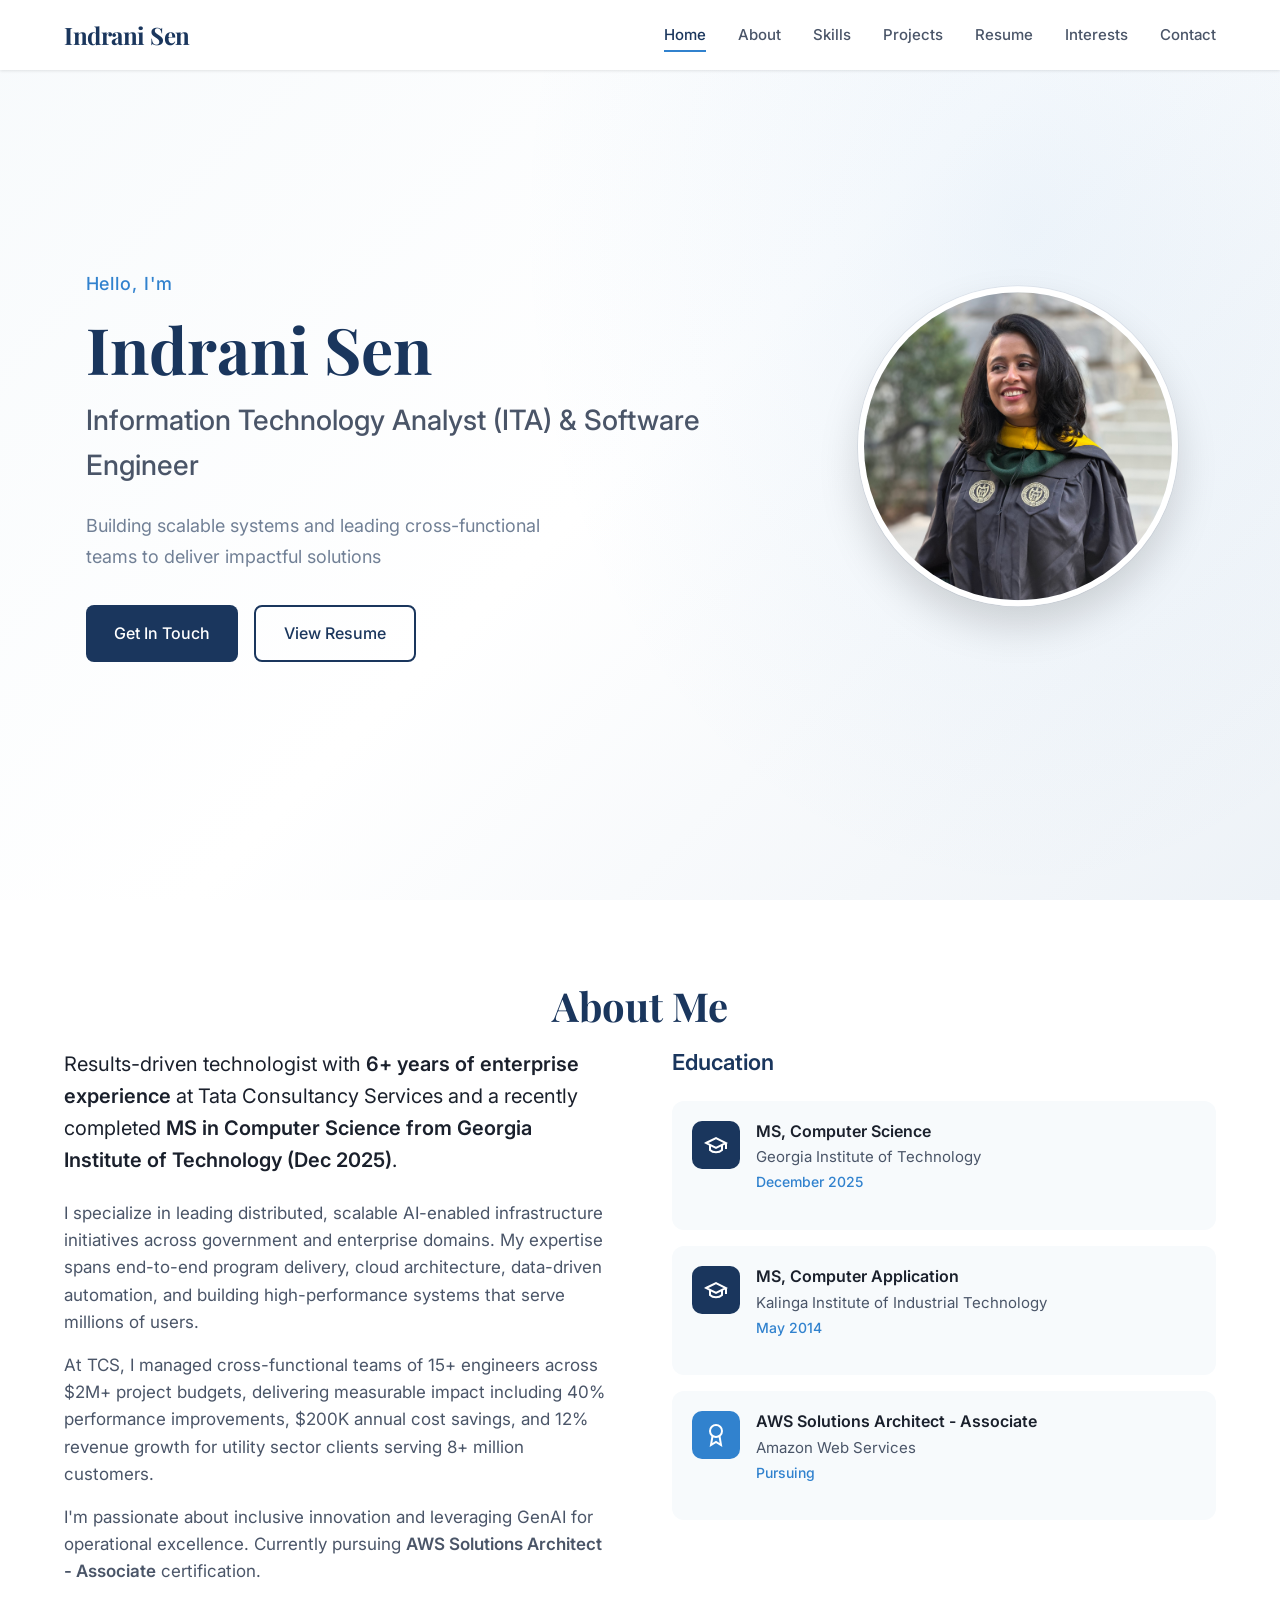
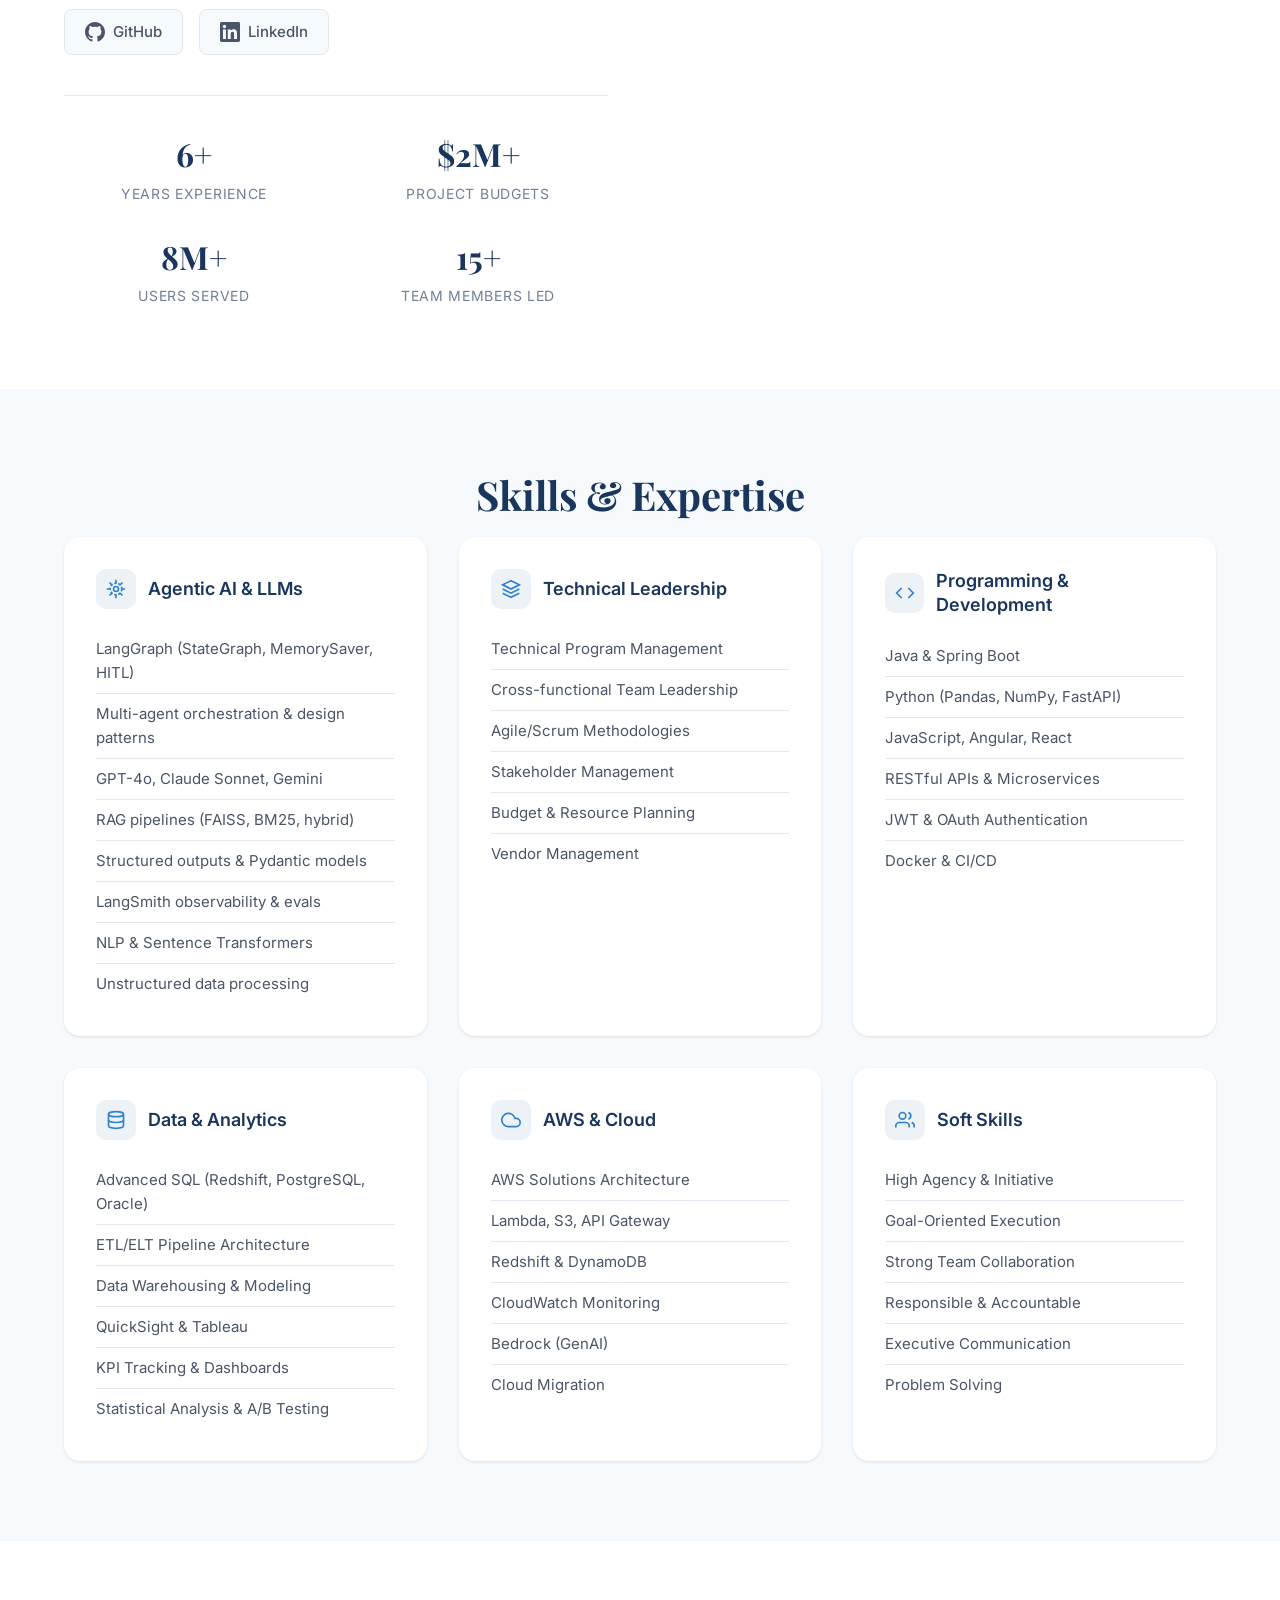
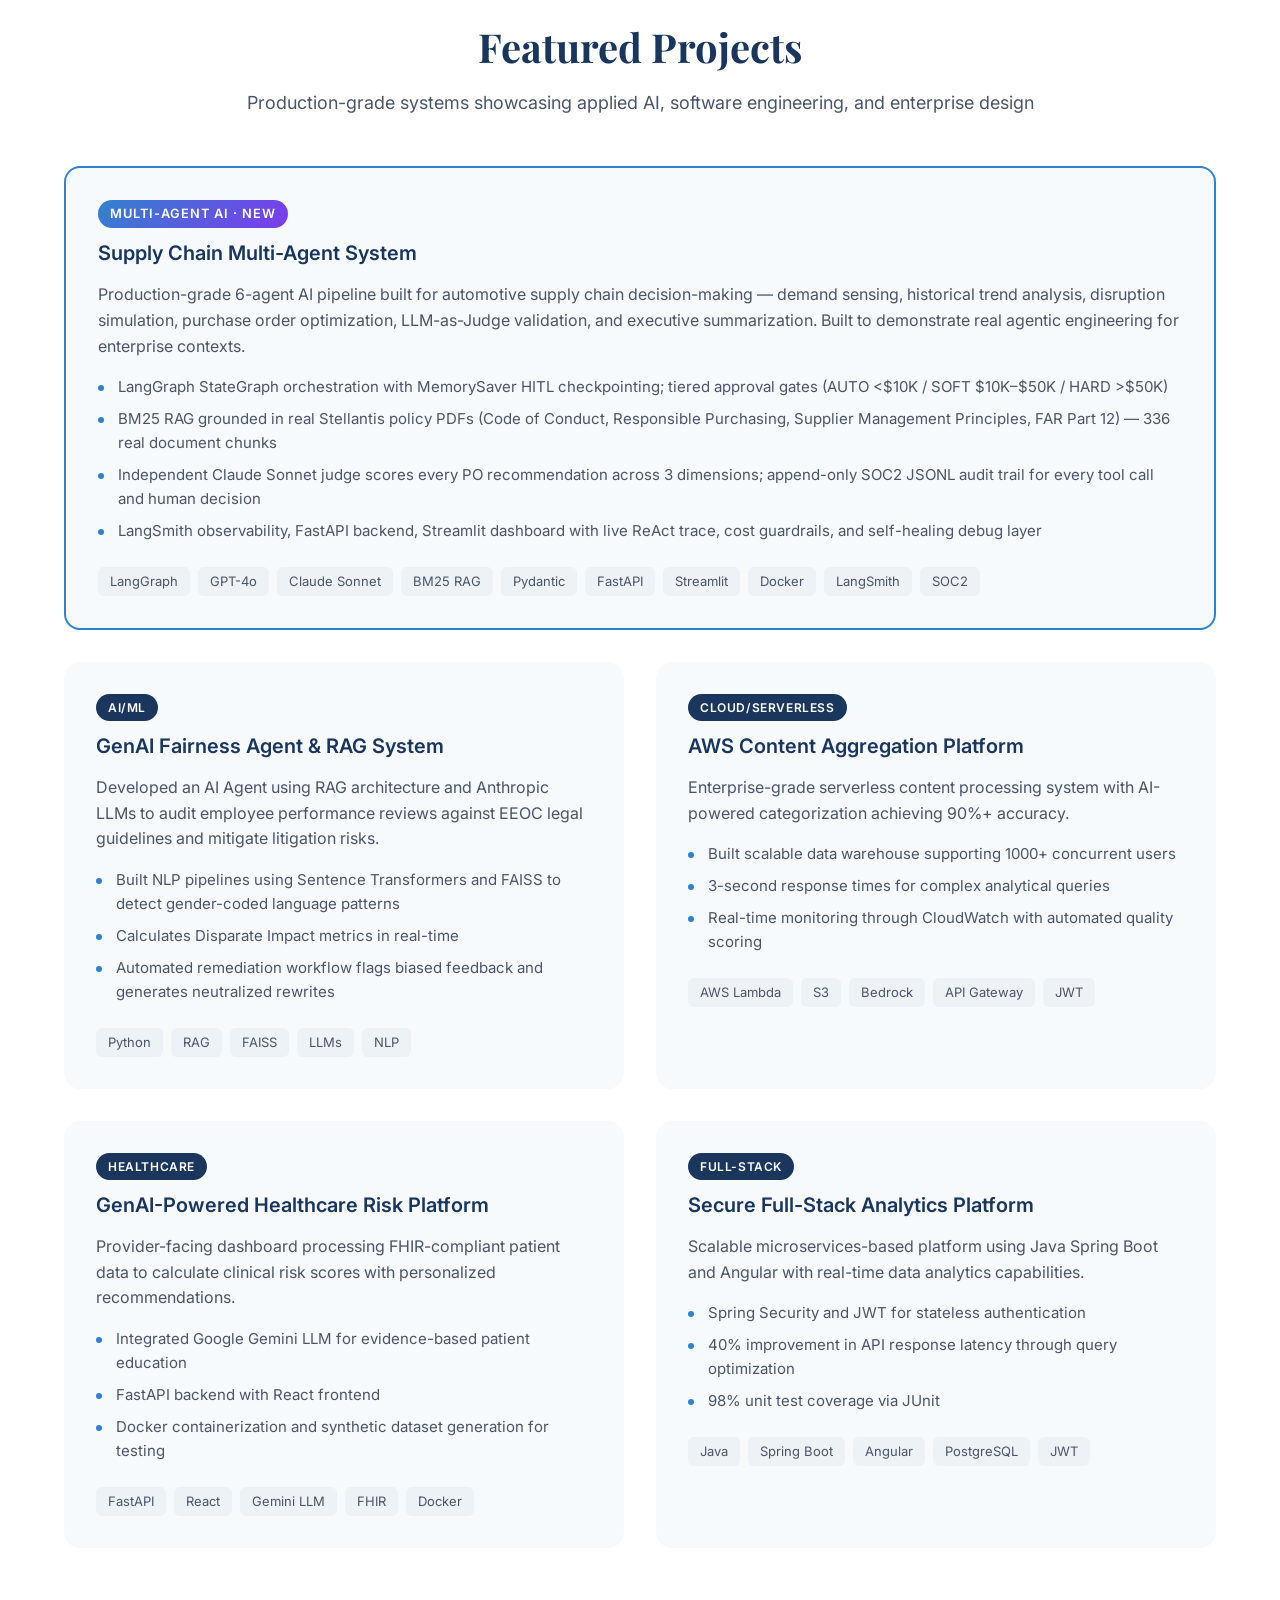
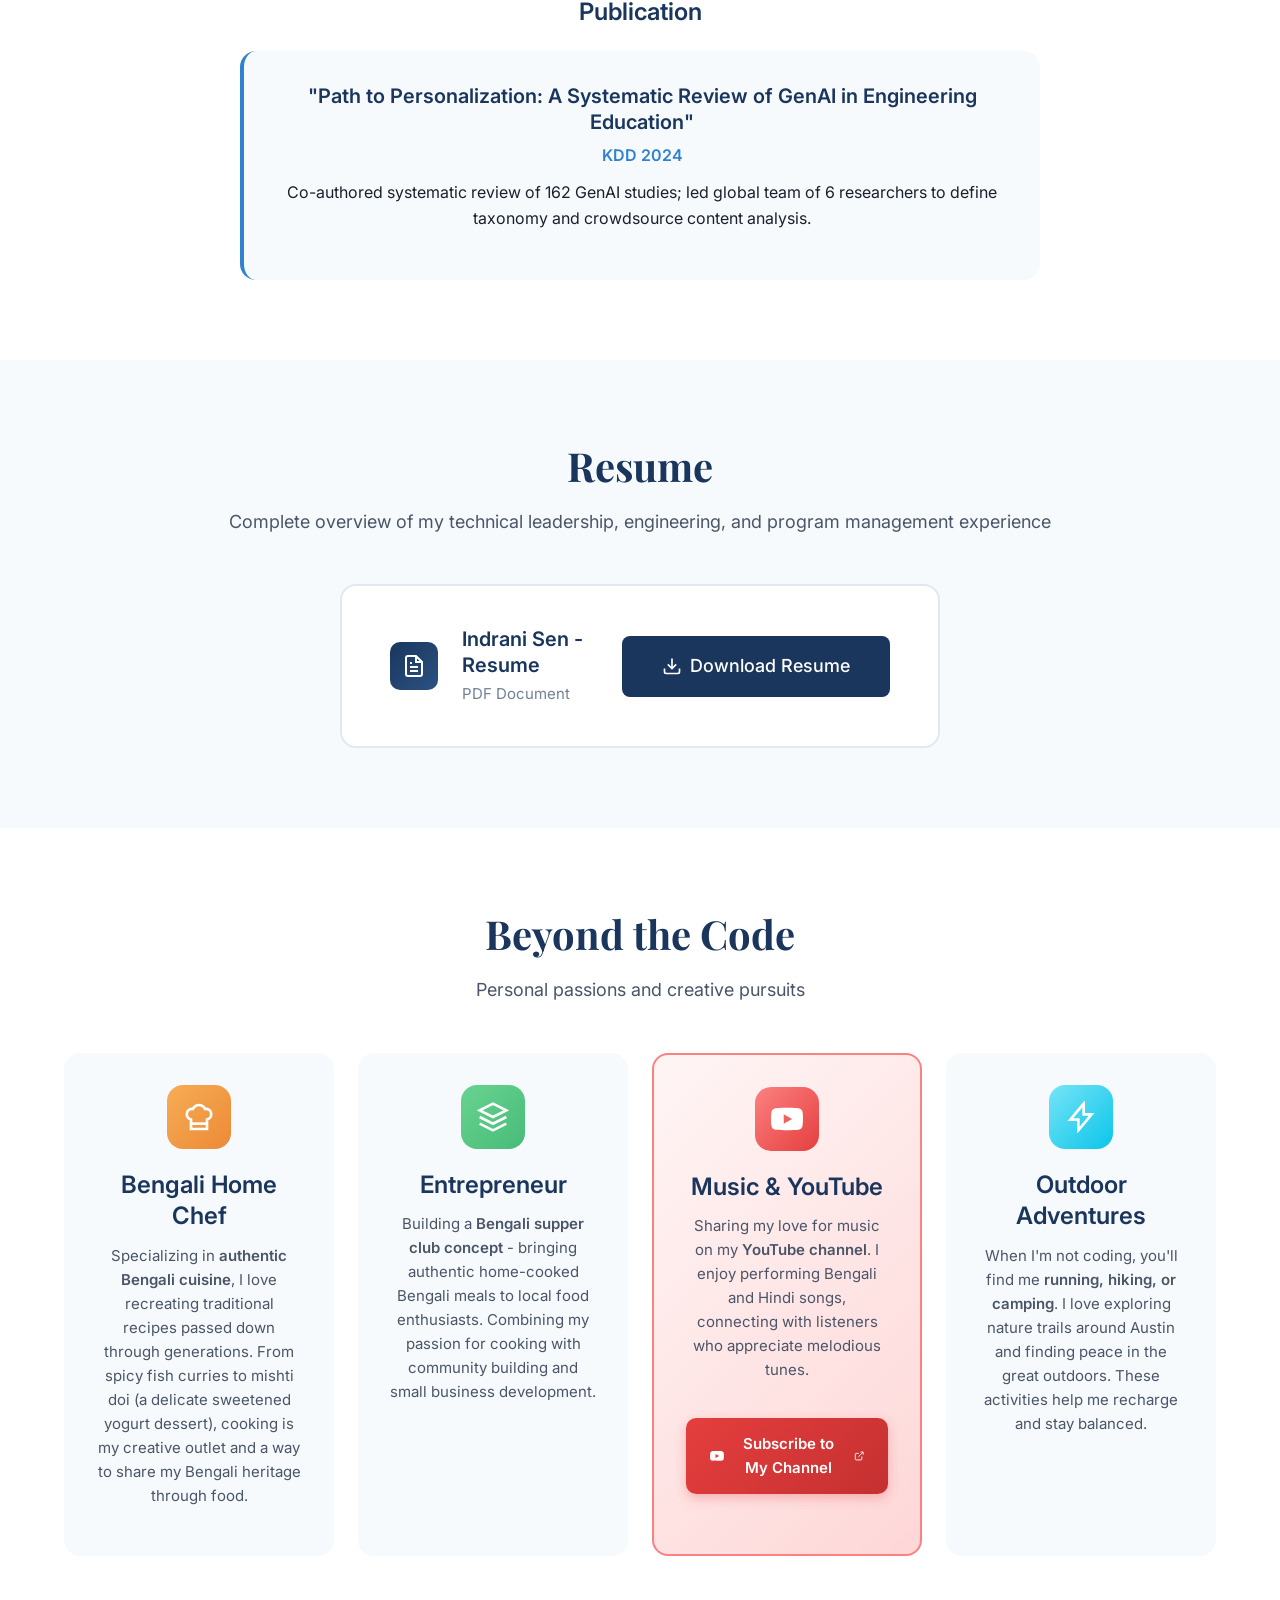
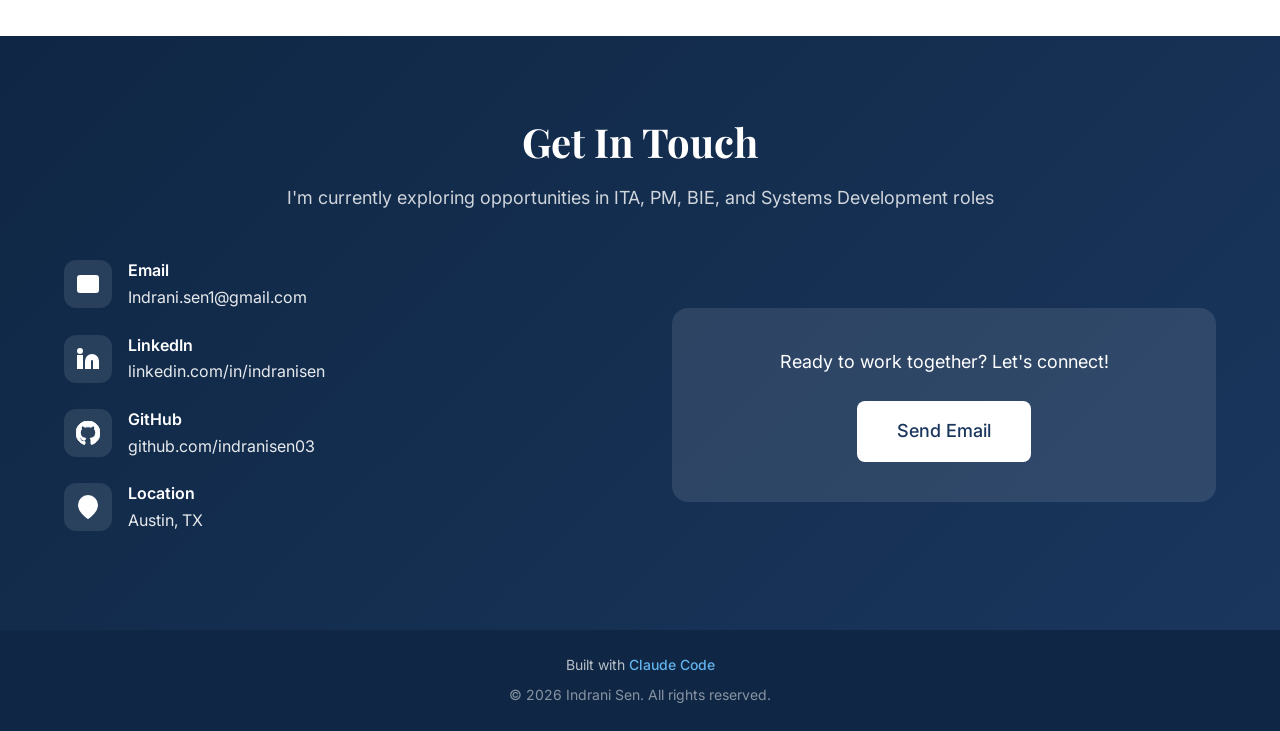
<file: index.html>
<!DOCTYPE html>
<html lang="en">
<head>
    <meta charset="UTF-8">
    <meta name="viewport" content="width=device-width, initial-scale=1.0">
    <title>Indrani Sen | Information Technology Analyst (ITA) & Software Engineer</title>
    <link rel="stylesheet" href="styles.css">
    <link rel="preconnect" href="https://fonts.googleapis.com">
    <link rel="preconnect" href="https://fonts.gstatic.com" crossorigin>
    <link href="https://fonts.googleapis.com/css2?family=Inter:wght@300;400;500;600;700&family=Playfair+Display:wght@600;700&display=swap" rel="stylesheet">
    <!-- Favicon -->
    <link rel="icon" type="image/svg+xml" href="data:image/svg+xml,<svg xmlns='http://www.w3.org/2000/svg' viewBox='0 0 100 100'><rect width='100' height='100' rx='20' fill='%231a365d'/><text x='50' y='65' font-family='Georgia,serif' font-size='45' font-weight='bold' fill='white' text-anchor='middle'>IS</text></svg>">
</head>
<body>
    <nav class="navbar" id="navbar">
        <div class="nav-container">
            <a href="#home" class="nav-logo-full">Indrani Sen</a>
            <button class="nav-toggle" id="nav-toggle" aria-label="Toggle navigation">
                <span></span>
                <span></span>
                <span></span>
            </button>
            <ul class="nav-menu" id="nav-menu">
                <li><a href="#home" class="nav-link">Home</a></li>
                <li><a href="#about" class="nav-link">About</a></li>
                <li><a href="#skills" class="nav-link">Skills</a></li>
                <li><a href="#projects" class="nav-link">Projects</a></li>
                <li><a href="#resumes" class="nav-link">Resume</a></li>
                <li><a href="#interests" class="nav-link">Interests</a></li>
                <li><a href="#contact" class="nav-link">Contact</a></li>
            </ul>
        </div>
    </nav>

    <main>
        <!-- Hero Section -->
        <section id="home" class="hero">
            <div class="hero-content">
                <p class="hero-greeting">Hello, I'm</p>
                <h1 class="hero-name">Indrani Sen</h1>
                <p class="hero-title">Information Technology Analyst (ITA) & Software Engineer</p>
                <p class="hero-tagline">Building scalable systems and leading cross-functional teams to deliver impactful solutions</p>
                <div class="hero-cta">
                    <a href="#contact" class="btn btn-primary">Get In Touch</a>
                    <a href="#resumes" class="btn btn-secondary">View Resume</a>
                </div>
            </div>
            <div class="hero-photo">
                <img src="images/profile.jpg" alt="Indrani Sen - Georgia Tech Graduate" class="hero-image">
            </div>
        </section>

        <!-- About Section -->
        <section id="about" class="about section">
            <div class="container">
                <h2 class="section-title">About Me</h2>
                <div class="about-content">
                    <div class="about-text">
                        <p class="about-intro">
                            Results-driven technologist with <strong>6+ years of enterprise experience</strong> at Tata Consultancy Services and a recently completed <strong>MS in Computer Science from Georgia Institute of Technology (Dec 2025)</strong>.
                        </p>
                        <p>
                            I specialize in leading distributed, scalable AI-enabled infrastructure initiatives across government and enterprise domains. My expertise spans end-to-end program delivery, cloud architecture, data-driven automation, and building high-performance systems that serve millions of users.
                        </p>
                        <p>
                            At TCS, I managed cross-functional teams of 15+ engineers across $2M+ project budgets, delivering measurable impact including 40% performance improvements, $200K annual cost savings, and 12% revenue growth for utility sector clients serving 8+ million customers.
                        </p>
                        <p>
                            I'm passionate about inclusive innovation and leveraging GenAI for operational excellence. Currently pursuing <strong>AWS Solutions Architect - Associate</strong> certification.
                        </p>
                        <div class="about-social-links">
                            <a href="https://github.com/indranisen03" target="_blank" rel="noopener noreferrer" class="social-link">
                                <svg viewBox="0 0 24 24" fill="currentColor">
                                    <path d="M12 0c-6.626 0-12 5.373-12 12 0 5.302 3.438 9.8 8.207 11.387.599.111.793-.261.793-.577v-2.234c-3.338.726-4.033-1.416-4.033-1.416-.546-1.387-1.333-1.756-1.333-1.756-1.089-.745.083-.729.083-.729 1.205.084 1.839 1.237 1.839 1.237 1.07 1.834 2.807 1.304 3.492.997.107-.775.418-1.305.762-1.604-2.665-.305-5.467-1.334-5.467-5.931 0-1.311.469-2.381 1.236-3.221-.124-.303-.535-1.524.117-3.176 0 0 1.008-.322 3.301 1.23.957-.266 1.983-.399 3.003-.404 1.02.005 2.047.138 3.006.404 2.291-1.552 3.297-1.23 3.297-1.23.653 1.653.242 2.874.118 3.176.77.84 1.235 1.911 1.235 3.221 0 4.609-2.807 5.624-5.479 5.921.43.372.823 1.102.823 2.222v3.293c0 .319.192.694.801.576 4.765-1.589 8.199-6.086 8.199-11.386 0-6.627-5.373-12-12-12z"/>
                                </svg>
                                GitHub
                            </a>
                            <a href="https://www.linkedin.com/in/indranisen/" target="_blank" rel="noopener noreferrer" class="social-link">
                                <svg viewBox="0 0 24 24" fill="currentColor">
                                    <path d="M20.447 20.452h-3.554v-5.569c0-1.328-.027-3.037-1.852-3.037-1.853 0-2.136 1.445-2.136 2.939v5.667H9.351V9h3.414v1.561h.046c.477-.9 1.637-1.85 3.37-1.85 3.601 0 4.267 2.37 4.267 5.455v6.286zM5.337 7.433c-1.144 0-2.063-.926-2.063-2.065 0-1.138.92-2.063 2.063-2.063 1.14 0 2.064.925 2.064 2.063 0 1.139-.925 2.065-2.064 2.065zm1.782 13.019H3.555V9h3.564v11.452zM22.225 0H1.771C.792 0 0 .774 0 1.729v20.542C0 23.227.792 24 1.771 24h20.451C23.2 24 24 23.227 24 22.271V1.729C24 .774 23.2 0 22.222 0h.003z"/>
                                </svg>
                                LinkedIn
                            </a>
                        </div>
                        <div class="about-highlights">
                            <div class="highlight">
                                <span class="highlight-number">6+</span>
                                <span class="highlight-label">Years Experience</span>
                            </div>
                            <div class="highlight">
                                <span class="highlight-number">$2M+</span>
                                <span class="highlight-label">Project Budgets</span>
                            </div>
                            <div class="highlight">
                                <span class="highlight-number">8M+</span>
                                <span class="highlight-label">Users Served</span>
                            </div>
                            <div class="highlight">
                                <span class="highlight-number">15+</span>
                                <span class="highlight-label">Team Members Led</span>
                            </div>
                        </div>
                    </div>
                    <div class="about-education">
                        <h3>Education</h3>
                        <div class="education-item">
                            <div class="education-icon">
                                <svg viewBox="0 0 24 24" fill="none" stroke="currentColor" stroke-width="2">
                                    <path d="M22 10v6M2 10l10-5 10 5-10 5z"/>
                                    <path d="M6 12v5c3 3 9 3 12 0v-5"/>
                                </svg>
                            </div>
                            <div class="education-details">
                                <h4>MS, Computer Science</h4>
                                <p class="education-school">Georgia Institute of Technology</p>
                                <p class="education-date">December 2025</p>
                            </div>
                        </div>
                        <div class="education-item">
                            <div class="education-icon">
                                <svg viewBox="0 0 24 24" fill="none" stroke="currentColor" stroke-width="2">
                                    <path d="M22 10v6M2 10l10-5 10 5-10 5z"/>
                                    <path d="M6 12v5c3 3 9 3 12 0v-5"/>
                                </svg>
                            </div>
                            <div class="education-details">
                                <h4>MS, Computer Application</h4>
                                <p class="education-school">Kalinga Institute of Industrial Technology</p>
                                <p class="education-date">May 2014</p>
                            </div>
                        </div>
                        <div class="education-item certification">
                            <div class="education-icon">
                                <svg viewBox="0 0 24 24" fill="none" stroke="currentColor" stroke-width="2">
                                    <circle cx="12" cy="8" r="6"/>
                                    <path d="M15.477 12.89L17 22l-5-3-5 3 1.523-9.11"/>
                                </svg>
                            </div>
                            <div class="education-details">
                                <h4>AWS Solutions Architect - Associate</h4>
                                <p class="education-school">Amazon Web Services</p>
                                <p class="education-date">Pursuing</p>
                            </div>
                        </div>
                    </div>
                </div>
            </div>
        </section>

        <!-- Skills Section -->
        <section id="skills" class="skills section">
            <div class="container">
                <h2 class="section-title">Skills & Expertise</h2>

                <div class="skills-grid">
                    <div class="skill-category">
                        <h3 class="skill-category-title">
                            <span class="skill-icon">
                                <svg viewBox="0 0 24 24" fill="none" stroke="currentColor" stroke-width="2">
                                    <circle cx="12" cy="12" r="3"/>
                                    <path d="M12 1v4M12 19v4M4.22 4.22l2.83 2.83M16.95 16.95l2.83 2.83M1 12h4M19 12h4M4.22 19.78l2.83-2.83M16.95 7.05l2.83-2.83"/>
                                    <circle cx="12" cy="12" r="7" stroke-dasharray="3 2"/>
                                </svg>
                            </span>
                            Agentic AI & LLMs
                        </h3>
                        <ul class="skill-list">
                            <li>LangGraph (StateGraph, MemorySaver, HITL)</li>
                            <li>Multi-agent orchestration & design patterns</li>
                            <li>GPT-4o, Claude Sonnet, Gemini</li>
                            <li>RAG pipelines (FAISS, BM25, hybrid)</li>
                            <li>Structured outputs & Pydantic models</li>
                            <li>LangSmith observability & evals</li>
                            <li>NLP & Sentence Transformers</li>
                            <li>Unstructured data processing</li>
                        </ul>
                    </div>

                    <div class="skill-category">
                        <h3 class="skill-category-title">
                            <span class="skill-icon">
                                <svg viewBox="0 0 24 24" fill="none" stroke="currentColor" stroke-width="2">
                                    <path d="M12 2L2 7l10 5 10-5-10-5zM2 17l10 5 10-5M2 12l10 5 10-5"/>
                                </svg>
                            </span>
                            Technical Leadership
                        </h3>
                        <ul class="skill-list">
                            <li>Technical Program Management</li>
                            <li>Cross-functional Team Leadership</li>
                            <li>Agile/Scrum Methodologies</li>
                            <li>Stakeholder Management</li>
                            <li>Budget & Resource Planning</li>
                            <li>Vendor Management</li>
                        </ul>
                    </div>

                    <div class="skill-category">
                        <h3 class="skill-category-title">
                            <span class="skill-icon">
                                <svg viewBox="0 0 24 24" fill="none" stroke="currentColor" stroke-width="2">
                                    <polyline points="16 18 22 12 16 6"/>
                                    <polyline points="8 6 2 12 8 18"/>
                                </svg>
                            </span>
                            Programming & Development
                        </h3>
                        <ul class="skill-list">
                            <li>Java & Spring Boot</li>
                            <li>Python (Pandas, NumPy, FastAPI)</li>
                            <li>JavaScript, Angular, React</li>
                            <li>RESTful APIs & Microservices</li>
                            <li>JWT & OAuth Authentication</li>
                            <li>Docker & CI/CD</li>
                        </ul>
                    </div>

                    <div class="skill-category">
                        <h3 class="skill-category-title">
                            <span class="skill-icon">
                                <svg viewBox="0 0 24 24" fill="none" stroke="currentColor" stroke-width="2">
                                    <ellipse cx="12" cy="5" rx="9" ry="3"/>
                                    <path d="M21 12c0 1.66-4 3-9 3s-9-1.34-9-3"/>
                                    <path d="M3 5v14c0 1.66 4 3 9 3s9-1.34 9-3V5"/>
                                </svg>
                            </span>
                            Data & Analytics
                        </h3>
                        <ul class="skill-list">
                            <li>Advanced SQL (Redshift, PostgreSQL, Oracle)</li>
                            <li>ETL/ELT Pipeline Architecture</li>
                            <li>Data Warehousing & Modeling</li>
                            <li>QuickSight & Tableau</li>
                            <li>KPI Tracking & Dashboards</li>
                            <li>Statistical Analysis & A/B Testing</li>
                        </ul>
                    </div>

                    <div class="skill-category">
                        <h3 class="skill-category-title">
                            <span class="skill-icon">
                                <svg viewBox="0 0 24 24" fill="none" stroke="currentColor" stroke-width="2">
                                    <path d="M18 10h-1.26A8 8 0 109 20h9a5 5 0 000-10z"/>
                                </svg>
                            </span>
                            AWS & Cloud
                        </h3>
                        <ul class="skill-list">
                            <li>AWS Solutions Architecture</li>
                            <li>Lambda, S3, API Gateway</li>
                            <li>Redshift & DynamoDB</li>
                            <li>CloudWatch Monitoring</li>
                            <li>Bedrock (GenAI)</li>
                            <li>Cloud Migration</li>
                        </ul>
                    </div>

                    <div class="skill-category">
                        <h3 class="skill-category-title">
                            <span class="skill-icon">
                                <svg viewBox="0 0 24 24" fill="none" stroke="currentColor" stroke-width="2">
                                    <path d="M17 21v-2a4 4 0 00-4-4H5a4 4 0 00-4 4v2"/>
                                    <circle cx="9" cy="7" r="4"/>
                                    <path d="M23 21v-2a4 4 0 00-3-3.87"/>
                                    <path d="M16 3.13a4 4 0 010 7.75"/>
                                </svg>
                            </span>
                            Soft Skills
                        </h3>
                        <ul class="skill-list">
                            <li>High Agency & Initiative</li>
                            <li>Goal-Oriented Execution</li>
                            <li>Strong Team Collaboration</li>
                            <li>Responsible & Accountable</li>
                            <li>Executive Communication</li>
                            <li>Problem Solving</li>
                        </ul>
                    </div>
                </div>
            </div>
        </section>

        <!-- Projects Section -->
        <section id="projects" class="projects section">
            <div class="container">
                <h2 class="section-title">Featured Projects</h2>
                <p class="section-subtitle">Production-grade systems showcasing applied AI, software engineering, and enterprise design</p>

                <div class="projects-grid">
                    <article class="project-card project-card--featured">
                        <div class="project-header">
                            <span class="project-type project-type--new">MULTI-AGENT AI · NEW</span>
                            <h3 class="project-title">Supply Chain Multi-Agent System</h3>
                        </div>
                        <p class="project-description">
                            Production-grade 6-agent AI pipeline built for automotive supply chain decision-making — demand sensing, historical trend analysis, disruption simulation, purchase order optimization, LLM-as-Judge validation, and executive summarization. Built to demonstrate real agentic engineering for enterprise contexts.
                        </p>
                        <ul class="project-highlights">
                            <li>LangGraph StateGraph orchestration with MemorySaver HITL checkpointing; tiered approval gates (AUTO &lt;$10K / SOFT $10K–$50K / HARD &gt;$50K)</li>
                            <li>BM25 RAG grounded in real Stellantis policy PDFs (Code of Conduct, Responsible Purchasing, Supplier Management Principles, FAR Part 12) — 336 real document chunks</li>
                            <li>Independent Claude Sonnet judge scores every PO recommendation across 3 dimensions; append-only SOC2 JSONL audit trail for every tool call and human decision</li>
                            <li>LangSmith observability, FastAPI backend, Streamlit dashboard with live ReAct trace, cost guardrails, and self-healing debug layer</li>
                        </ul>
                        <div class="project-tech">
                            <span>LangGraph</span>
                            <span>GPT-4o</span>
                            <span>Claude Sonnet</span>
                            <span>BM25 RAG</span>
                            <span>Pydantic</span>
                            <span>FastAPI</span>
                            <span>Streamlit</span>
                            <span>Docker</span>
                            <span>LangSmith</span>
                            <span>SOC2</span>
                        </div>
                    </article>

                    <article class="project-card">
                        <div class="project-header">
                            <span class="project-type">AI/ML</span>
                            <h3 class="project-title">GenAI Fairness Agent & RAG System</h3>
                        </div>
                        <p class="project-description">
                            Developed an AI Agent using RAG architecture and Anthropic LLMs to audit employee performance reviews against EEOC legal guidelines and mitigate litigation risks.
                        </p>
                        <ul class="project-highlights">
                            <li>Built NLP pipelines using Sentence Transformers and FAISS to detect gender-coded language patterns</li>
                            <li>Calculates Disparate Impact metrics in real-time</li>
                            <li>Automated remediation workflow flags biased feedback and generates neutralized rewrites</li>
                        </ul>
                        <div class="project-tech">
                            <span>Python</span>
                            <span>RAG</span>
                            <span>FAISS</span>
                            <span>LLMs</span>
                            <span>NLP</span>
                        </div>
                    </article>

                    <article class="project-card">
                        <div class="project-header">
                            <span class="project-type">Cloud/Serverless</span>
                            <h3 class="project-title">AWS Content Aggregation Platform</h3>
                        </div>
                        <p class="project-description">
                            Enterprise-grade serverless content processing system with AI-powered categorization achieving 90%+ accuracy.
                        </p>
                        <ul class="project-highlights">
                            <li>Built scalable data warehouse supporting 1000+ concurrent users</li>
                            <li>3-second response times for complex analytical queries</li>
                            <li>Real-time monitoring through CloudWatch with automated quality scoring</li>
                        </ul>
                        <div class="project-tech">
                            <span>AWS Lambda</span>
                            <span>S3</span>
                            <span>Bedrock</span>
                            <span>API Gateway</span>
                            <span>JWT</span>
                        </div>
                    </article>

                    <article class="project-card">
                        <div class="project-header">
                            <span class="project-type">Healthcare</span>
                            <h3 class="project-title">GenAI-Powered Healthcare Risk Platform</h3>
                        </div>
                        <p class="project-description">
                            Provider-facing dashboard processing FHIR-compliant patient data to calculate clinical risk scores with personalized recommendations.
                        </p>
                        <ul class="project-highlights">
                            <li>Integrated Google Gemini LLM for evidence-based patient education</li>
                            <li>FastAPI backend with React frontend</li>
                            <li>Docker containerization and synthetic dataset generation for testing</li>
                        </ul>
                        <div class="project-tech">
                            <span>FastAPI</span>
                            <span>React</span>
                            <span>Gemini LLM</span>
                            <span>FHIR</span>
                            <span>Docker</span>
                        </div>
                    </article>

                    <article class="project-card">
                        <div class="project-header">
                            <span class="project-type">Full-Stack</span>
                            <h3 class="project-title">Secure Full-Stack Analytics Platform</h3>
                        </div>
                        <p class="project-description">
                            Scalable microservices-based platform using Java Spring Boot and Angular with real-time data analytics capabilities.
                        </p>
                        <ul class="project-highlights">
                            <li>Spring Security and JWT for stateless authentication</li>
                            <li>40% improvement in API response latency through query optimization</li>
                            <li>98% unit test coverage via JUnit</li>
                        </ul>
                        <div class="project-tech">
                            <span>Java</span>
                            <span>Spring Boot</span>
                            <span>Angular</span>
                            <span>PostgreSQL</span>
                            <span>JWT</span>
                        </div>
                    </article>
                </div>

                <div class="publication-highlight">
                    <h3>Publication</h3>
                    <div class="publication-card">
                        <h4>"Path to Personalization: A Systematic Review of GenAI in Engineering Education"</h4>
                        <p class="publication-venue">KDD 2024</p>
                        <p>Co-authored systematic review of 162 GenAI studies; led global team of 6 researchers to define taxonomy and crowdsource content analysis.</p>
                    </div>
                </div>
            </div>
        </section>

        <!-- Resume Section -->
        <section id="resumes" class="resumes section">
            <div class="container">
                <h2 class="section-title">Resume</h2>
                <p class="section-subtitle">Complete overview of my technical leadership, engineering, and program management experience</p>

                <div class="resume-download-box">
                    <div class="resume-download-content">
                        <div class="resume-download-icon">
                            <svg viewBox="0 0 24 24" fill="none" stroke="currentColor" stroke-width="2">
                                <path d="M14 2H6a2 2 0 0 0-2 2v16a2 2 0 0 0 2 2h12a2 2 0 0 0 2-2V8z"/>
                                <polyline points="14 2 14 8 20 8"/>
                                <line x1="16" y1="13" x2="8" y2="13"/>
                                <line x1="16" y1="17" x2="8" y2="17"/>
                                <polyline points="10 9 9 9 8 9"/>
                            </svg>
                        </div>
                        <div class="resume-download-text">
                            <h3>Indrani Sen - Resume</h3>
                            <p>PDF Document</p>
                        </div>
                    </div>
                    <a href="resumes/IndraniSen_Resume.pdf" class="btn btn-primary btn-large" download>
                        <svg viewBox="0 0 24 24" fill="none" stroke="currentColor" stroke-width="2">
                            <path d="M21 15v4a2 2 0 0 1-2 2H5a2 2 0 0 1-2-2v-4"/>
                            <polyline points="7 10 12 15 17 10"/>
                            <line x1="12" y1="15" x2="12" y2="3"/>
                        </svg>
                        Download Resume
                    </a>
                </div>
            </div>
        </section>

        <!-- Interests Section -->
        <section id="interests" class="interests section">
            <div class="container">
                <h2 class="section-title">Beyond the Code</h2>
                <p class="section-subtitle">Personal passions and creative pursuits</p>

                <div class="interests-grid">
                    <div class="interest-card">
                        <div class="interest-icon cooking-icon">
                            <svg viewBox="0 0 24 24" fill="none" stroke="currentColor" stroke-width="2">
                                <path d="M6 13.87A4 4 0 0 1 7.41 6a5.11 5.11 0 0 1 1.05-1.54 5 5 0 0 1 7.08 0A5.11 5.11 0 0 1 16.59 6 4 4 0 0 1 18 13.87V21H6Z"/>
                                <line x1="6" y1="17" x2="18" y2="17"/>
                            </svg>
                        </div>
                        <h3>Bengali Home Chef</h3>
                        <p>Specializing in <strong>authentic Bengali cuisine</strong>, I love recreating traditional recipes passed down through generations. From spicy fish curries to mishti doi (a delicate sweetened yogurt dessert), cooking is my creative outlet and a way to share my Bengali heritage through food.</p>
                    </div>

                    <div class="interest-card">
                        <div class="interest-icon entrepreneur-icon">
                            <svg viewBox="0 0 24 24" fill="none" stroke="currentColor" stroke-width="2">
                                <path d="M12 2L2 7l10 5 10-5-10-5z"/>
                                <path d="M2 17l10 5 10-5"/>
                                <path d="M2 12l10 5 10-5"/>
                            </svg>
                        </div>
                        <h3>Entrepreneur</h3>
                        <p>Building a <strong>Bengali supper club concept</strong> - bringing authentic home-cooked Bengali meals to local food enthusiasts. Combining my passion for cooking with community building and small business development.</p>
                    </div>

                    <div class="interest-card youtube-card">
                        <div class="interest-icon youtube-icon">
                            <svg viewBox="0 0 24 24" fill="currentColor">
                                <path d="M23.498 6.186a3.016 3.016 0 0 0-2.122-2.136C19.505 3.545 12 3.545 12 3.545s-7.505 0-9.377.505A3.017 3.017 0 0 0 .502 6.186C0 8.07 0 12 0 12s0 3.93.502 5.814a3.016 3.016 0 0 0 2.122 2.136c1.871.505 9.376.505 9.376.505s7.505 0 9.377-.505a3.015 3.015 0 0 0 2.122-2.136C24 15.93 24 12 24 12s0-3.93-.502-5.814zM9.545 15.568V8.432L15.818 12l-6.273 3.568z"/>
                            </svg>
                        </div>
                        <h3>Music & YouTube</h3>
                        <p>Sharing my love for music on my <strong>YouTube channel</strong>. I enjoy performing Bengali and Hindi songs, connecting with listeners who appreciate melodious tunes.</p>
                        <a href="https://www.youtube.com/@indranisen6642" target="_blank" rel="noopener noreferrer" class="youtube-link">
                            <svg viewBox="0 0 24 24" fill="currentColor" class="yt-icon">
                                <path d="M23.498 6.186a3.016 3.016 0 0 0-2.122-2.136C19.505 3.545 12 3.545 12 3.545s-7.505 0-9.377.505A3.017 3.017 0 0 0 .502 6.186C0 8.07 0 12 0 12s0 3.93.502 5.814a3.016 3.016 0 0 0 2.122 2.136c1.871.505 9.376.505 9.376.505s7.505 0 9.377-.505a3.015 3.015 0 0 0 2.122-2.136C24 15.93 24 12 24 12s0-3.93-.502-5.814zM9.545 15.568V8.432L15.818 12l-6.273 3.568z"/>
                            </svg>
                            Subscribe to My Channel
                            <svg viewBox="0 0 24 24" fill="none" stroke="currentColor" stroke-width="2" class="arrow-icon">
                                <path d="M18 13v6a2 2 0 01-2 2H5a2 2 0 01-2-2V8a2 2 0 012-2h6"/>
                                <polyline points="15 3 21 3 21 9"/>
                                <line x1="10" y1="14" x2="21" y2="3"/>
                            </svg>
                        </a>
                    </div>

                    <div class="interest-card">
                        <div class="interest-icon outdoor-icon">
                            <svg viewBox="0 0 24 24" fill="none" stroke="currentColor" stroke-width="2">
                                <path d="M14 2L4 14h6v8l10-12h-6V2z"/>
                            </svg>
                        </div>
                        <h3>Outdoor Adventures</h3>
                        <p>When I'm not coding, you'll find me <strong>running, hiking, or camping</strong>. I love exploring nature trails around Austin and finding peace in the great outdoors. These activities help me recharge and stay balanced.</p>
                    </div>
                </div>
            </div>
        </section>

        <!-- Contact Section -->
        <section id="contact" class="contact section">
            <div class="container">
                <h2 class="section-title">Get In Touch</h2>
                <p class="section-subtitle">I'm currently exploring opportunities in ITA, PM, BIE, and Systems Development roles</p>

                <div class="contact-content">
                    <div class="contact-info">
                        <div class="contact-item">
                            <div class="contact-icon">
                                <svg viewBox="0 0 24 24" fill="none" stroke="currentColor" stroke-width="2">
                                    <path d="M4 4h16c1.1 0 2 .9 2 2v12c0 1.1-.9 2-2 2H4c-1.1 0-2-.9-2-2V6c0-1.1.9-2 2-2z"/>
                                    <polyline points="22,6 12,13 2,6"/>
                                </svg>
                            </div>
                            <div class="contact-details">
                                <h3>Email</h3>
                                <a href="mailto:Indrani.sen1@gmail.com">Indrani.sen1@gmail.com</a>
                            </div>
                        </div>

                        <div class="contact-item">
                            <div class="contact-icon">
                                <svg viewBox="0 0 24 24" fill="none" stroke="currentColor" stroke-width="2">
                                    <path d="M16 8a6 6 0 016 6v7h-4v-7a2 2 0 00-2-2 2 2 0 00-2 2v7h-4v-7a6 6 0 016-6z"/>
                                    <rect x="2" y="9" width="4" height="12"/>
                                    <circle cx="4" cy="4" r="2"/>
                                </svg>
                            </div>
                            <div class="contact-details">
                                <h3>LinkedIn</h3>
                                <a href="https://www.linkedin.com/in/indranisen/" target="_blank" rel="noopener noreferrer">linkedin.com/in/indranisen</a>
                            </div>
                        </div>

                        <div class="contact-item">
                            <div class="contact-icon">
                                <svg viewBox="0 0 24 24" fill="currentColor">
                                    <path d="M12 0c-6.626 0-12 5.373-12 12 0 5.302 3.438 9.8 8.207 11.387.599.111.793-.261.793-.577v-2.234c-3.338.726-4.033-1.416-4.033-1.416-.546-1.387-1.333-1.756-1.333-1.756-1.089-.745.083-.729.083-.729 1.205.084 1.839 1.237 1.839 1.237 1.07 1.834 2.807 1.304 3.492.997.107-.775.418-1.305.762-1.604-2.665-.305-5.467-1.334-5.467-5.931 0-1.311.469-2.381 1.236-3.221-.124-.303-.535-1.524.117-3.176 0 0 1.008-.322 3.301 1.23.957-.266 1.983-.399 3.003-.404 1.02.005 2.047.138 3.006.404 2.291-1.552 3.297-1.23 3.297-1.23.653 1.653.242 2.874.118 3.176.77.84 1.235 1.911 1.235 3.221 0 4.609-2.807 5.624-5.479 5.921.43.372.823 1.102.823 2.222v3.293c0 .319.192.694.801.576 4.765-1.589 8.199-6.086 8.199-11.386 0-6.627-5.373-12-12-12z"/>
                                </svg>
                            </div>
                            <div class="contact-details">
                                <h3>GitHub</h3>
                                <a href="https://github.com/indranisen03" target="_blank" rel="noopener noreferrer">github.com/indranisen03</a>
                            </div>
                        </div>

                        <div class="contact-item">
                            <div class="contact-icon">
                                <svg viewBox="0 0 24 24" fill="none" stroke="currentColor" stroke-width="2">
                                    <path d="M21 10c0 7-9 13-9 13s-9-6-9-13a9 9 0 0118 0z"/>
                                    <circle cx="12" cy="10" r="3"/>
                                </svg>
                            </div>
                            <div class="contact-details">
                                <h3>Location</h3>
                                <p>Austin, TX</p>
                            </div>
                        </div>
                    </div>

                    <div class="contact-cta">
                        <p>Ready to work together? Let's connect!</p>
                        <a href="mailto:Indrani.sen1@gmail.com" class="btn btn-primary btn-large">Send Email</a>
                    </div>
                </div>
            </div>
        </section>
    </main>

    <footer class="footer">
        <div class="container">
            <div class="footer-content">
                <p class="footer-built">Built with <a href="https://claude.ai/claude-code" target="_blank" rel="noopener noreferrer">Claude Code</a></p>
                <p class="footer-copyright">&copy; 2026 Indrani Sen. All rights reserved.</p>
            </div>
        </div>
    </footer>

    <script src="script.js"></script>
</body>
</html>
</file>
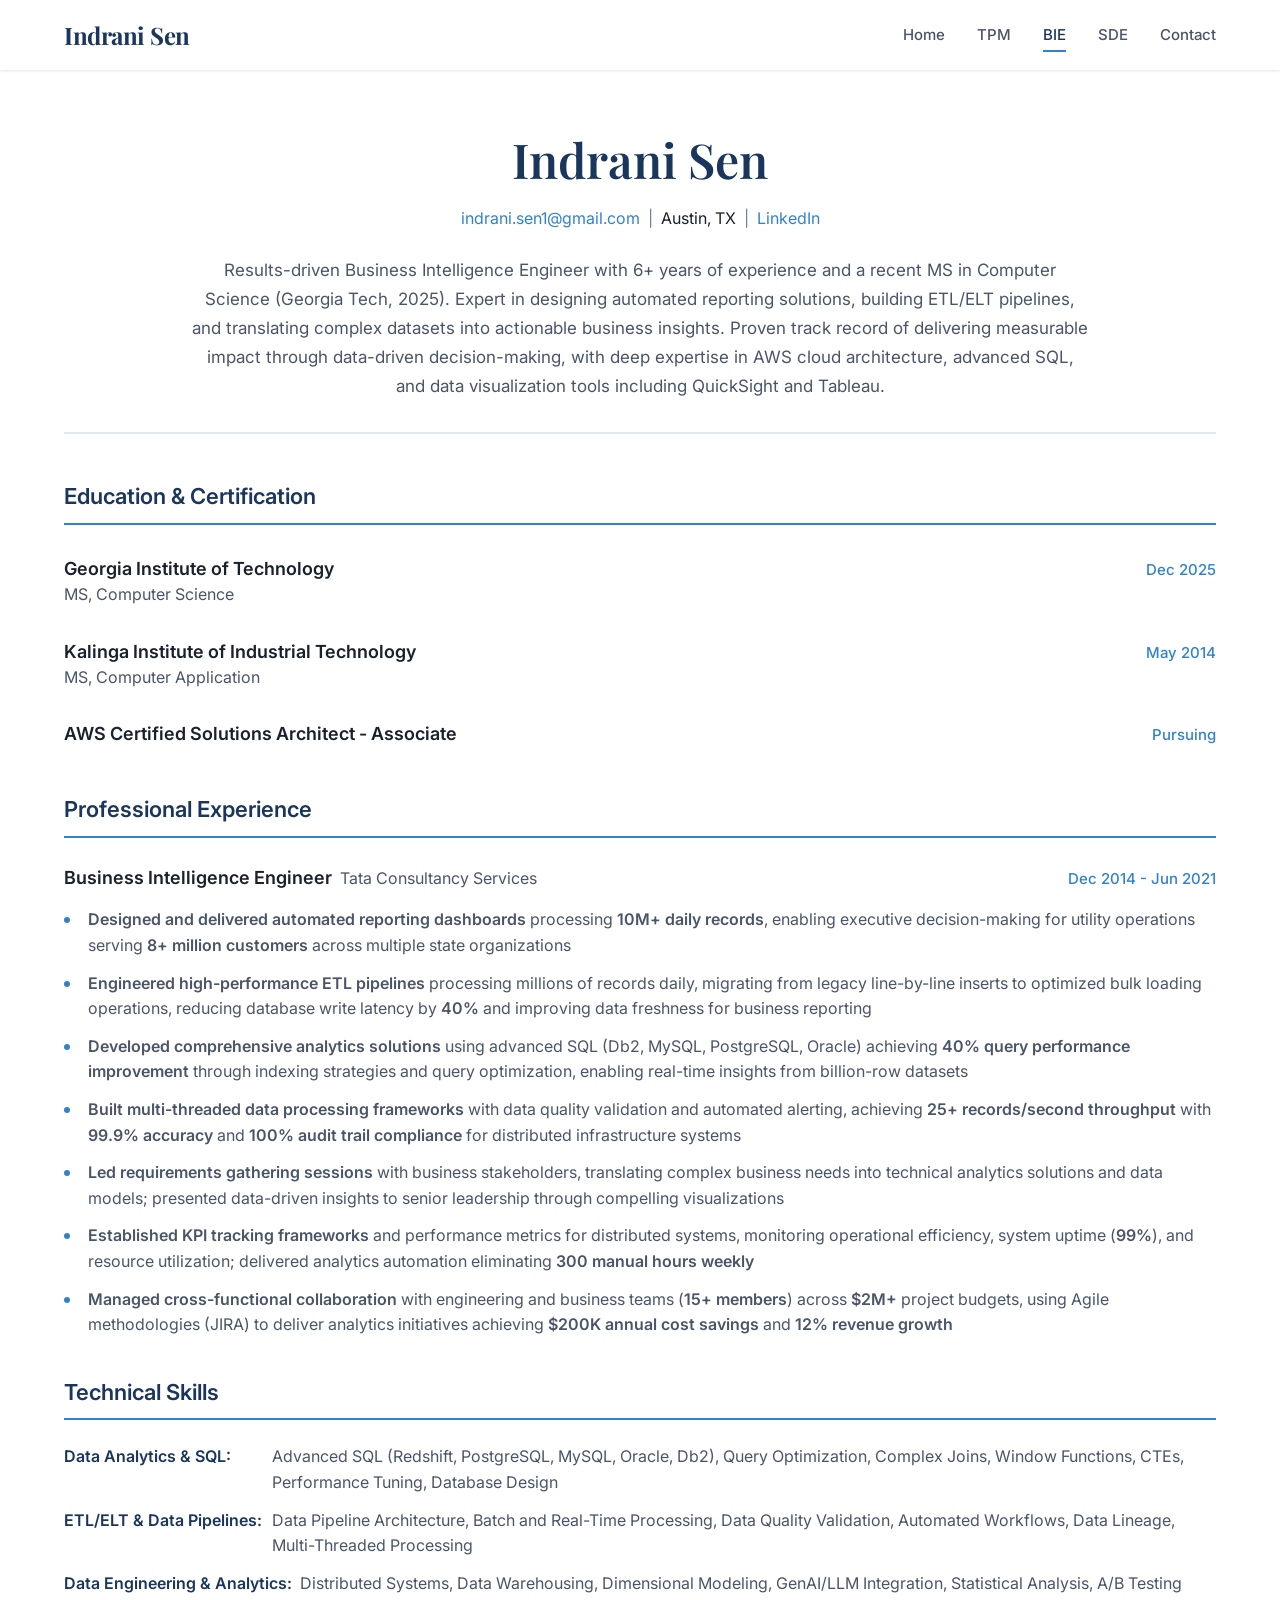
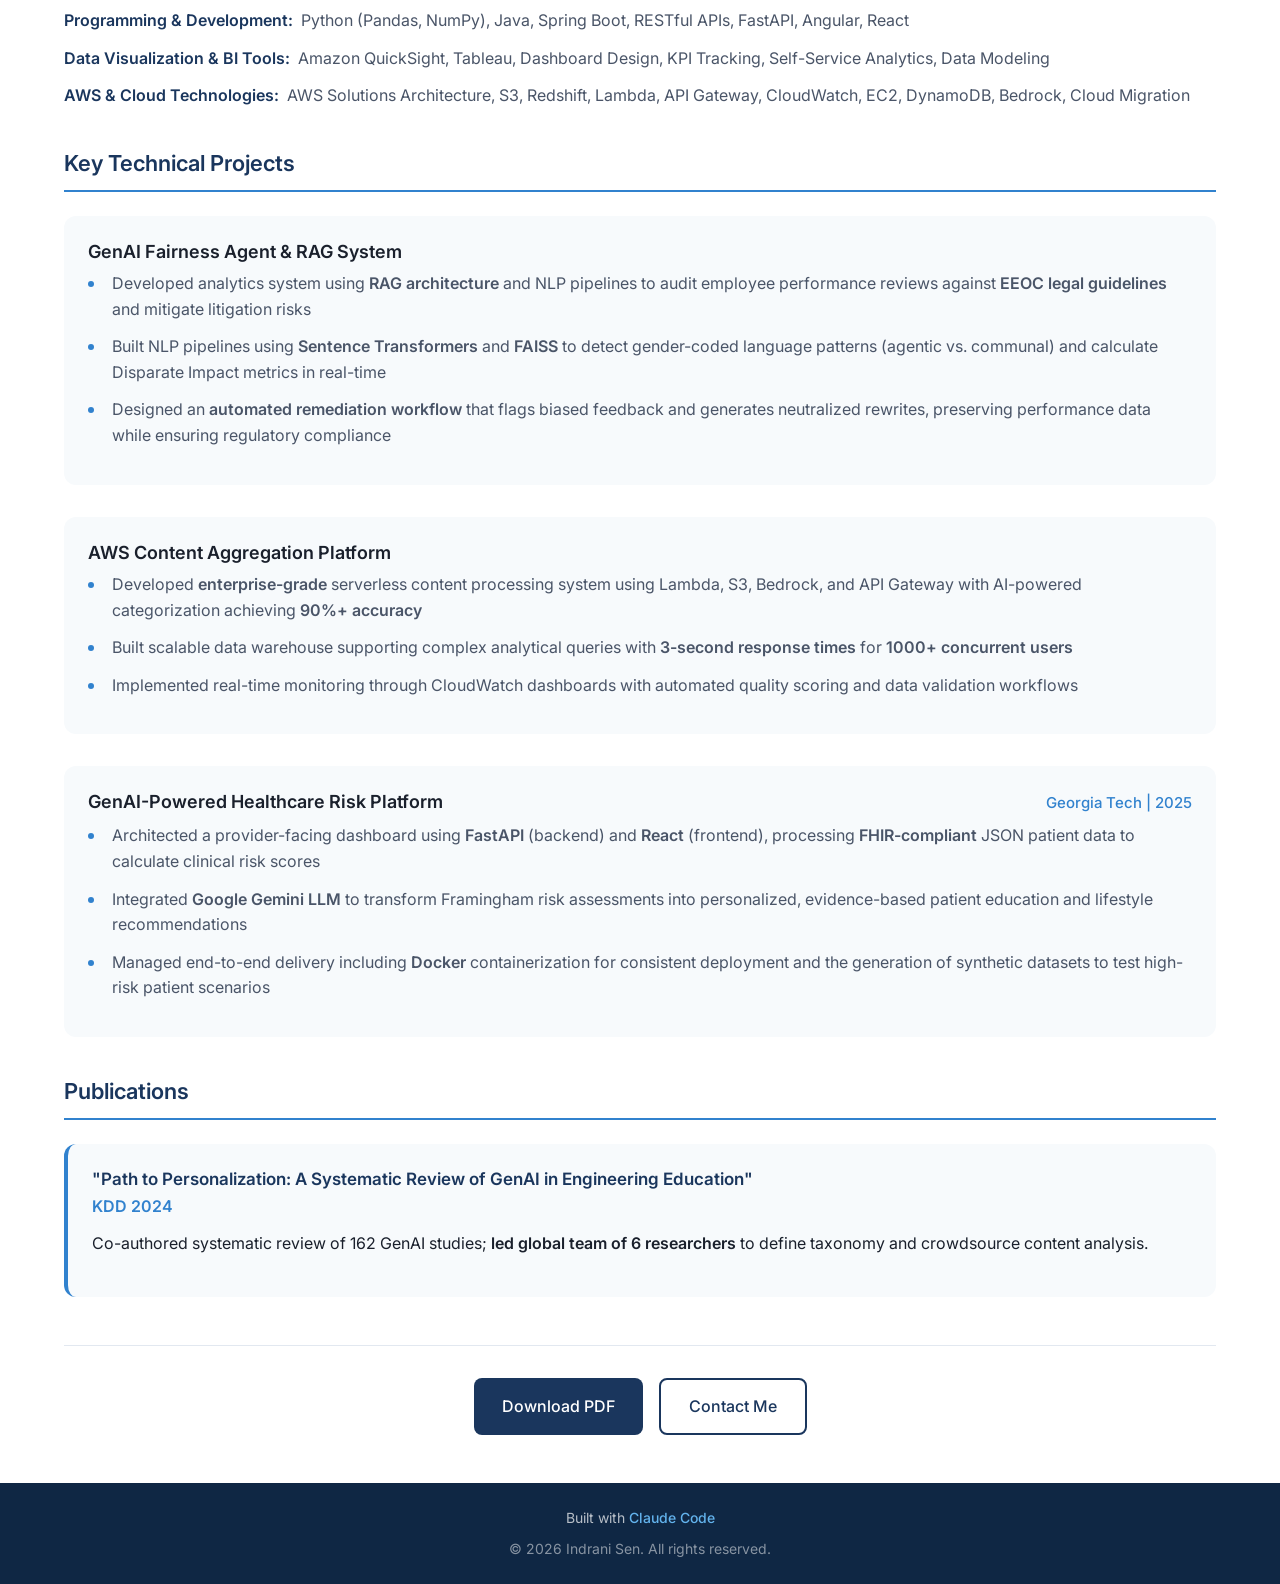
<file: resume-bie.html>
<!DOCTYPE html>
<html lang="en">
<head>
    <meta charset="UTF-8">
    <meta name="viewport" content="width=device-width, initial-scale=1.0">
    <title>Business Intelligence Engineer Resume | Indrani Sen</title>
    <link rel="stylesheet" href="styles.css">
    <link rel="preconnect" href="https://fonts.googleapis.com">
    <link rel="preconnect" href="https://fonts.gstatic.com" crossorigin>
    <link href="https://fonts.googleapis.com/css2?family=Inter:wght@300;400;500;600;700&family=Playfair+Display:wght@600;700&display=swap" rel="stylesheet">
    <!-- Favicon -->
    <link rel="icon" type="image/svg+xml" href="data:image/svg+xml,<svg xmlns='http://www.w3.org/2000/svg' viewBox='0 0 100 100'><rect width='100' height='100' rx='20' fill='%231a365d'/><text x='50' y='65' font-family='Georgia,serif' font-size='45' font-weight='bold' fill='white' text-anchor='middle'>IS</text></svg>">
</head>
<body class="resume-page">
    <nav class="navbar navbar-resume">
        <div class="nav-container">
            <a href="index.html" class="nav-logo-full">Indrani Sen</a>
            <ul class="nav-menu nav-menu-visible">
                <li><a href="index.html" class="nav-link">Home</a></li>
                <li><a href="resume-tpm.html" class="nav-link">TPM</a></li>
                <li><a href="resume-bie.html" class="nav-link active">BIE</a></li>
                <li><a href="resume-sde.html" class="nav-link">SDE</a></li>
                <li><a href="index.html#contact" class="nav-link">Contact</a></li>
            </ul>
        </div>
    </nav>

    <main class="resume-main">
        <div class="container">
            <header class="resume-header">
                <h1>Indrani Sen</h1>
                <p class="resume-contact">
                    <a href="mailto:indrani.sen1@gmail.com">indrani.sen1@gmail.com</a>
                    <span class="separator">|</span>
                    Austin, TX
                    <span class="separator">|</span>
                    <a href="https://www.linkedin.com/in/indranisen1" target="_blank">LinkedIn</a>
                </p>
                <p class="resume-summary">
                    Results-driven Business Intelligence Engineer with 6+ years of experience and a recent MS in Computer Science (Georgia Tech, 2025). Expert in designing automated reporting solutions, building ETL/ELT pipelines, and translating complex datasets into actionable business insights. Proven track record of delivering measurable impact through data-driven decision-making, with deep expertise in AWS cloud architecture, advanced SQL, and data visualization tools including QuickSight and Tableau.
                </p>
            </header>

            <section class="resume-section">
                <h2>Education & Certification</h2>
                <div class="resume-education">
                    <div class="education-entry">
                        <div class="entry-main">
                            <h3>Georgia Institute of Technology</h3>
                            <span class="entry-date">Dec 2025</span>
                        </div>
                        <p>MS, Computer Science</p>
                    </div>
                    <div class="education-entry">
                        <div class="entry-main">
                            <h3>Kalinga Institute of Industrial Technology</h3>
                            <span class="entry-date">May 2014</span>
                        </div>
                        <p>MS, Computer Application</p>
                    </div>
                    <div class="education-entry">
                        <div class="entry-main">
                            <h3>AWS Certified Solutions Architect - Associate</h3>
                            <span class="entry-date">Pursuing</span>
                        </div>
                    </div>
                </div>
            </section>

            <section class="resume-section">
                <h2>Professional Experience</h2>
                <div class="experience-entry">
                    <div class="entry-header">
                        <div class="entry-main">
                            <h3>Business Intelligence Engineer</h3>
                            <span class="entry-company">Tata Consultancy Services</span>
                        </div>
                        <span class="entry-date">Dec 2014 - Jun 2021</span>
                    </div>
                    <ul class="experience-list">
                        <li><strong>Designed and delivered automated reporting dashboards</strong> processing <strong>10M+ daily records</strong>, enabling executive decision-making for utility operations serving <strong>8+ million customers</strong> across multiple state organizations</li>
                        <li><strong>Engineered high-performance ETL pipelines</strong> processing millions of records daily, migrating from legacy line-by-line inserts to optimized bulk loading operations, reducing database write latency by <strong>40%</strong> and improving data freshness for business reporting</li>
                        <li><strong>Developed comprehensive analytics solutions</strong> using advanced SQL (Db2, MySQL, PostgreSQL, Oracle) achieving <strong>40% query performance improvement</strong> through indexing strategies and query optimization, enabling real-time insights from billion-row datasets</li>
                        <li><strong>Built multi-threaded data processing frameworks</strong> with data quality validation and automated alerting, achieving <strong>25+ records/second throughput</strong> with <strong>99.9% accuracy</strong> and <strong>100% audit trail compliance</strong> for distributed infrastructure systems</li>
                        <li><strong>Led requirements gathering sessions</strong> with business stakeholders, translating complex business needs into technical analytics solutions and data models; presented data-driven insights to senior leadership through compelling visualizations</li>
                        <li><strong>Established KPI tracking frameworks</strong> and performance metrics for distributed systems, monitoring operational efficiency, system uptime (<strong>99%</strong>), and resource utilization; delivered analytics automation eliminating <strong>300 manual hours weekly</strong></li>
                        <li><strong>Managed cross-functional collaboration</strong> with engineering and business teams (<strong>15+ members</strong>) across <strong>$2M+</strong> project budgets, using Agile methodologies (JIRA) to deliver analytics initiatives achieving <strong>$200K annual cost savings</strong> and <strong>12% revenue growth</strong></li>
                    </ul>
                </div>
            </section>

            <section class="resume-section">
                <h2>Technical Skills</h2>
                <div class="skills-section">
                    <div class="skill-row">
                        <span class="skill-label">Data Analytics & SQL:</span>
                        <span class="skill-value">Advanced SQL (Redshift, PostgreSQL, MySQL, Oracle, Db2), Query Optimization, Complex Joins, Window Functions, CTEs, Performance Tuning, Database Design</span>
                    </div>
                    <div class="skill-row">
                        <span class="skill-label">ETL/ELT & Data Pipelines:</span>
                        <span class="skill-value">Data Pipeline Architecture, Batch and Real-Time Processing, Data Quality Validation, Automated Workflows, Data Lineage, Multi-Threaded Processing</span>
                    </div>
                    <div class="skill-row">
                        <span class="skill-label">Data Engineering & Analytics:</span>
                        <span class="skill-value">Distributed Systems, Data Warehousing, Dimensional Modeling, GenAI/LLM Integration, Statistical Analysis, A/B Testing</span>
                    </div>
                    <div class="skill-row">
                        <span class="skill-label">Programming & Development:</span>
                        <span class="skill-value">Python (Pandas, NumPy), Java, Spring Boot, RESTful APIs, FastAPI, Angular, React</span>
                    </div>
                    <div class="skill-row">
                        <span class="skill-label">Data Visualization & BI Tools:</span>
                        <span class="skill-value">Amazon QuickSight, Tableau, Dashboard Design, KPI Tracking, Self-Service Analytics, Data Modeling</span>
                    </div>
                    <div class="skill-row">
                        <span class="skill-label">AWS & Cloud Technologies:</span>
                        <span class="skill-value">AWS Solutions Architecture, S3, Redshift, Lambda, API Gateway, CloudWatch, EC2, DynamoDB, Bedrock, Cloud Migration</span>
                    </div>
                </div>
            </section>

            <section class="resume-section">
                <h2>Key Technical Projects</h2>

                <div class="project-entry">
                    <div class="entry-header">
                        <h3>GenAI Fairness Agent & RAG System</h3>
                    </div>
                    <ul class="experience-list">
                        <li>Developed analytics system using <strong>RAG architecture</strong> and NLP pipelines to audit employee performance reviews against <strong>EEOC legal guidelines</strong> and mitigate litigation risks</li>
                        <li>Built NLP pipelines using <strong>Sentence Transformers</strong> and <strong>FAISS</strong> to detect gender-coded language patterns (agentic vs. communal) and calculate Disparate Impact metrics in real-time</li>
                        <li>Designed an <strong>automated remediation workflow</strong> that flags biased feedback and generates neutralized rewrites, preserving performance data while ensuring regulatory compliance</li>
                    </ul>
                </div>

                <div class="project-entry">
                    <div class="entry-header">
                        <h3>AWS Content Aggregation Platform</h3>
                    </div>
                    <ul class="experience-list">
                        <li>Developed <strong>enterprise-grade</strong> serverless content processing system using Lambda, S3, Bedrock, and API Gateway with AI-powered categorization achieving <strong>90%+ accuracy</strong></li>
                        <li>Built scalable data warehouse supporting complex analytical queries with <strong>3-second response times</strong> for <strong>1000+ concurrent users</strong></li>
                        <li>Implemented real-time monitoring through CloudWatch dashboards with automated quality scoring and data validation workflows</li>
                    </ul>
                </div>

                <div class="project-entry">
                    <div class="entry-header">
                        <h3>GenAI-Powered Healthcare Risk Platform</h3>
                        <span class="entry-date">Georgia Tech | 2025</span>
                    </div>
                    <ul class="experience-list">
                        <li>Architected a provider-facing dashboard using <strong>FastAPI</strong> (backend) and <strong>React</strong> (frontend), processing <strong>FHIR-compliant</strong> JSON patient data to calculate clinical risk scores</li>
                        <li>Integrated <strong>Google Gemini LLM</strong> to transform Framingham risk assessments into personalized, evidence-based patient education and lifestyle recommendations</li>
                        <li>Managed end-to-end delivery including <strong>Docker</strong> containerization for consistent deployment and the generation of synthetic datasets to test high-risk patient scenarios</li>
                    </ul>
                </div>
            </section>

            <section class="resume-section">
                <h2>Publications</h2>
                <div class="publication-entry">
                    <h3>"Path to Personalization: A Systematic Review of GenAI in Engineering Education"</h3>
                    <p class="publication-venue">KDD 2024</p>
                    <p>Co-authored systematic review of 162 GenAI studies; <strong>led global team of 6 researchers</strong> to define taxonomy and crowdsource content analysis.</p>
                </div>
            </section>

            <div class="resume-actions">
                <a href="resumes/IndraniSen_BIE.pdf" class="btn btn-primary" download>Download PDF</a>
                <a href="index.html#contact" class="btn btn-secondary">Contact Me</a>
            </div>
        </div>
    </main>

    <footer class="footer">
        <div class="container">
            <div class="footer-content">
                <p class="footer-built">Built with <a href="https://claude.ai/claude-code" target="_blank" rel="noopener noreferrer">Claude Code</a></p>
                <p class="footer-copyright">&copy; 2026 Indrani Sen. All rights reserved.</p>
            </div>
        </div>
    </footer>

    <script src="script.js"></script>
</body>
</html>
</file>
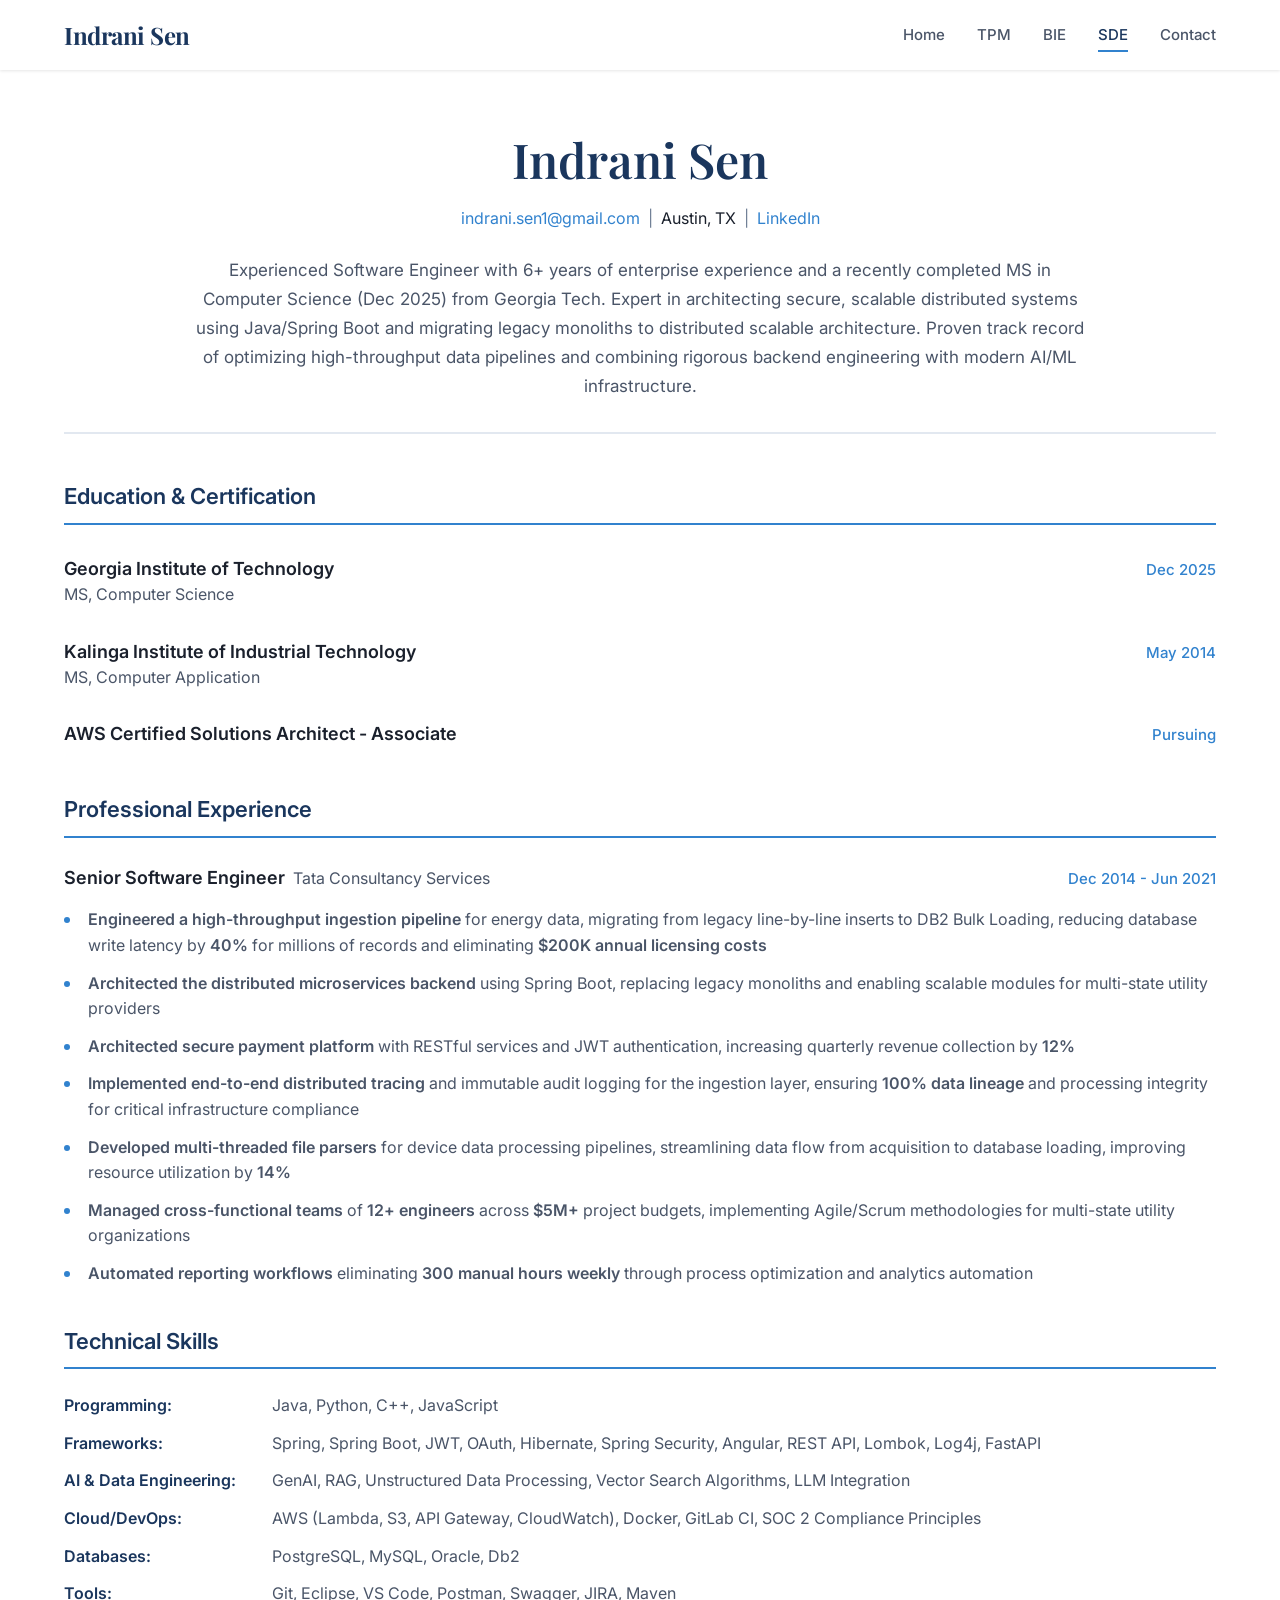
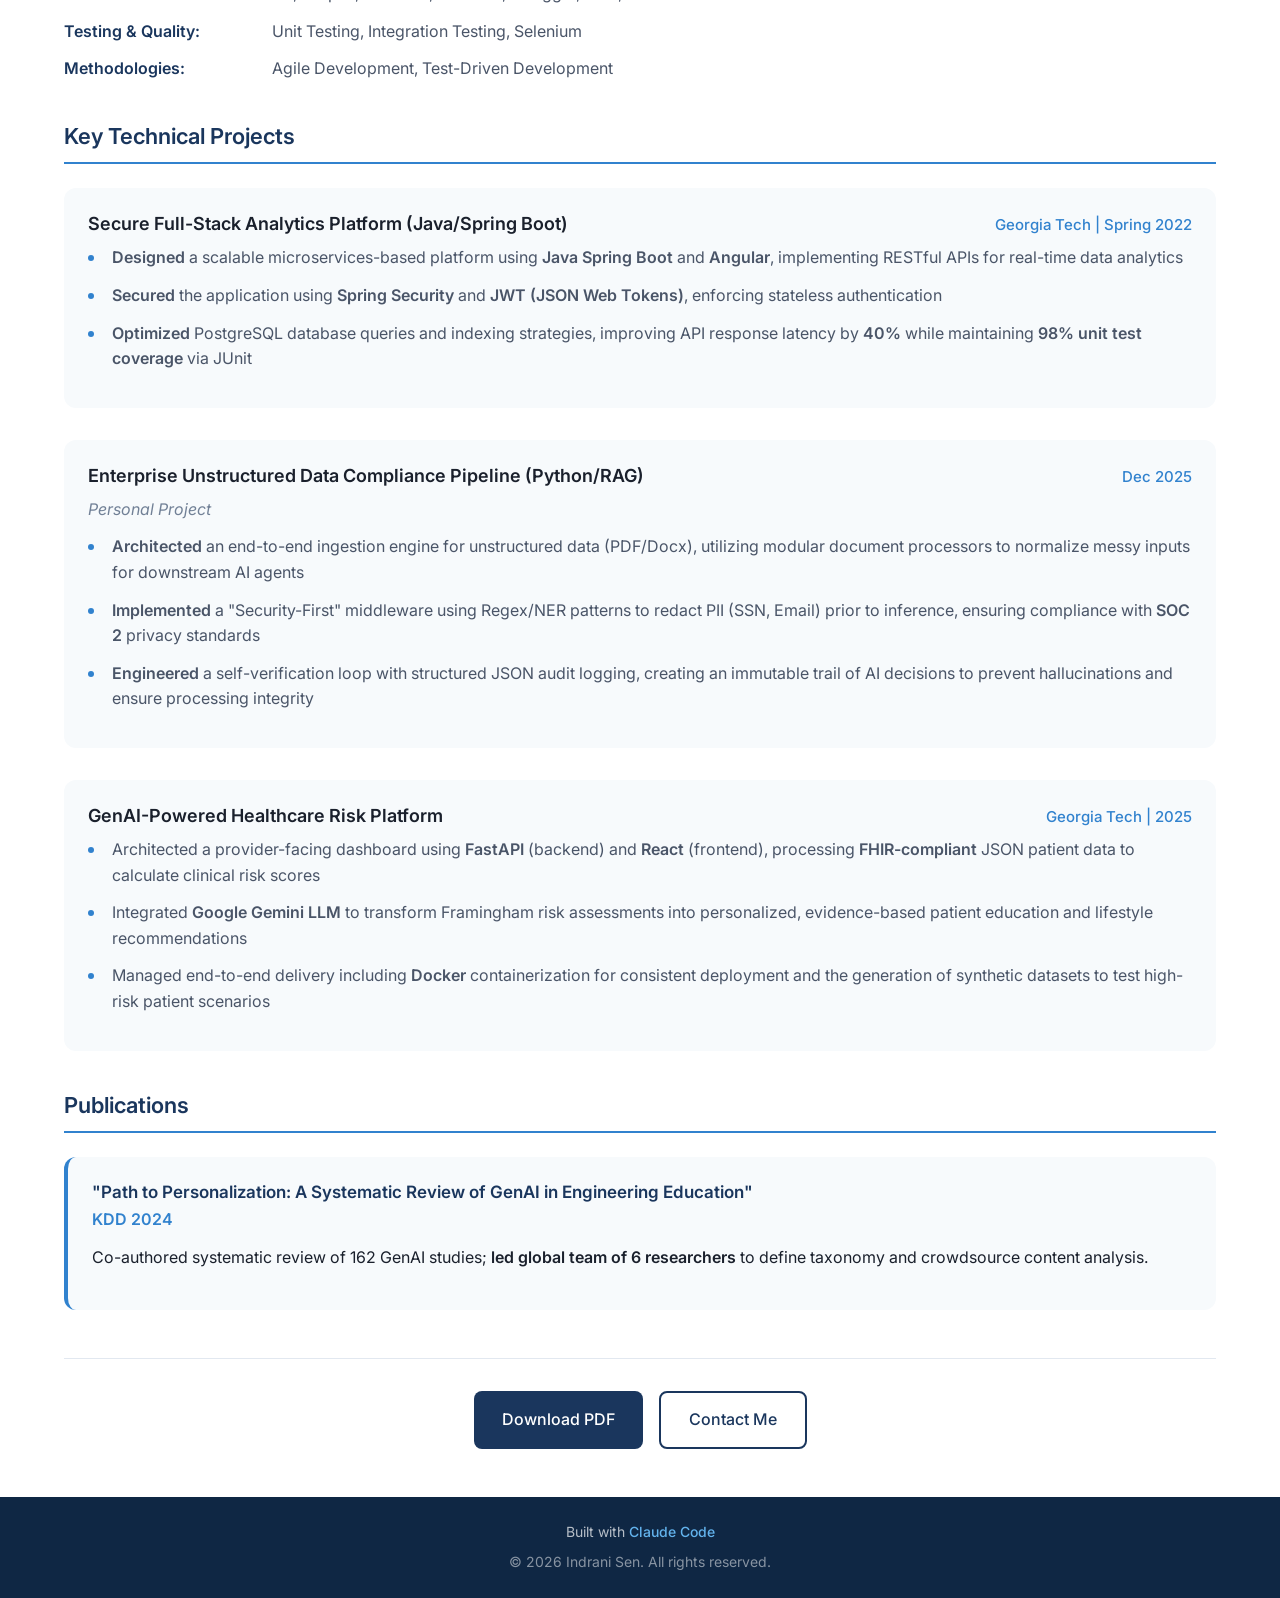
<file: resume-sde.html>
<!DOCTYPE html>
<html lang="en">
<head>
    <meta charset="UTF-8">
    <meta name="viewport" content="width=device-width, initial-scale=1.0">
    <title>Systems Development Engineer Resume | Indrani Sen</title>
    <link rel="stylesheet" href="styles.css">
    <link rel="preconnect" href="https://fonts.googleapis.com">
    <link rel="preconnect" href="https://fonts.gstatic.com" crossorigin>
    <link href="https://fonts.googleapis.com/css2?family=Inter:wght@300;400;500;600;700&family=Playfair+Display:wght@600;700&display=swap" rel="stylesheet">
    <!-- Favicon -->
    <link rel="icon" type="image/svg+xml" href="data:image/svg+xml,<svg xmlns='http://www.w3.org/2000/svg' viewBox='0 0 100 100'><rect width='100' height='100' rx='20' fill='%231a365d'/><text x='50' y='65' font-family='Georgia,serif' font-size='45' font-weight='bold' fill='white' text-anchor='middle'>IS</text></svg>">
</head>
<body class="resume-page">
    <nav class="navbar navbar-resume">
        <div class="nav-container">
            <a href="index.html" class="nav-logo-full">Indrani Sen</a>
            <ul class="nav-menu nav-menu-visible">
                <li><a href="index.html" class="nav-link">Home</a></li>
                <li><a href="resume-tpm.html" class="nav-link">TPM</a></li>
                <li><a href="resume-bie.html" class="nav-link">BIE</a></li>
                <li><a href="resume-sde.html" class="nav-link active">SDE</a></li>
                <li><a href="index.html#contact" class="nav-link">Contact</a></li>
            </ul>
        </div>
    </nav>

    <main class="resume-main">
        <div class="container">
            <header class="resume-header">
                <h1>Indrani Sen</h1>
                <p class="resume-contact">
                    <a href="mailto:indrani.sen1@gmail.com">indrani.sen1@gmail.com</a>
                    <span class="separator">|</span>
                    Austin, TX
                    <span class="separator">|</span>
                    <a href="https://www.linkedin.com/in/indranisen1" target="_blank">LinkedIn</a>
                </p>
                <p class="resume-summary">
                    Experienced Software Engineer with 6+ years of enterprise experience and a recently completed MS in Computer Science (Dec 2025) from Georgia Tech. Expert in architecting secure, scalable distributed systems using Java/Spring Boot and migrating legacy monoliths to distributed scalable architecture. Proven track record of optimizing high-throughput data pipelines and combining rigorous backend engineering with modern AI/ML infrastructure.
                </p>
            </header>

            <section class="resume-section">
                <h2>Education & Certification</h2>
                <div class="resume-education">
                    <div class="education-entry">
                        <div class="entry-main">
                            <h3>Georgia Institute of Technology</h3>
                            <span class="entry-date">Dec 2025</span>
                        </div>
                        <p>MS, Computer Science</p>
                    </div>
                    <div class="education-entry">
                        <div class="entry-main">
                            <h3>Kalinga Institute of Industrial Technology</h3>
                            <span class="entry-date">May 2014</span>
                        </div>
                        <p>MS, Computer Application</p>
                    </div>
                    <div class="education-entry">
                        <div class="entry-main">
                            <h3>AWS Certified Solutions Architect - Associate</h3>
                            <span class="entry-date">Pursuing</span>
                        </div>
                    </div>
                </div>
            </section>

            <section class="resume-section">
                <h2>Professional Experience</h2>
                <div class="experience-entry">
                    <div class="entry-header">
                        <div class="entry-main">
                            <h3>Senior Software Engineer</h3>
                            <span class="entry-company">Tata Consultancy Services</span>
                        </div>
                        <span class="entry-date">Dec 2014 - Jun 2021</span>
                    </div>
                    <ul class="experience-list">
                        <li><strong>Engineered a high-throughput ingestion pipeline</strong> for energy data, migrating from legacy line-by-line inserts to DB2 Bulk Loading, reducing database write latency by <strong>40%</strong> for millions of records and eliminating <strong>$200K annual licensing costs</strong></li>
                        <li><strong>Architected the distributed microservices backend</strong> using Spring Boot, replacing legacy monoliths and enabling scalable modules for multi-state utility providers</li>
                        <li><strong>Architected secure payment platform</strong> with RESTful services and JWT authentication, increasing quarterly revenue collection by <strong>12%</strong></li>
                        <li><strong>Implemented end-to-end distributed tracing</strong> and immutable audit logging for the ingestion layer, ensuring <strong>100% data lineage</strong> and processing integrity for critical infrastructure compliance</li>
                        <li><strong>Developed multi-threaded file parsers</strong> for device data processing pipelines, streamlining data flow from acquisition to database loading, improving resource utilization by <strong>14%</strong></li>
                        <li><strong>Managed cross-functional teams</strong> of <strong>12+ engineers</strong> across <strong>$5M+</strong> project budgets, implementing Agile/Scrum methodologies for multi-state utility organizations</li>
                        <li><strong>Automated reporting workflows</strong> eliminating <strong>300 manual hours weekly</strong> through process optimization and analytics automation</li>
                    </ul>
                </div>
            </section>

            <section class="resume-section">
                <h2>Technical Skills</h2>
                <div class="skills-section">
                    <div class="skill-row">
                        <span class="skill-label">Programming:</span>
                        <span class="skill-value">Java, Python, C++, JavaScript</span>
                    </div>
                    <div class="skill-row">
                        <span class="skill-label">Frameworks:</span>
                        <span class="skill-value">Spring, Spring Boot, JWT, OAuth, Hibernate, Spring Security, Angular, REST API, Lombok, Log4j, FastAPI</span>
                    </div>
                    <div class="skill-row">
                        <span class="skill-label">AI & Data Engineering:</span>
                        <span class="skill-value">GenAI, RAG, Unstructured Data Processing, Vector Search Algorithms, LLM Integration</span>
                    </div>
                    <div class="skill-row">
                        <span class="skill-label">Cloud/DevOps:</span>
                        <span class="skill-value">AWS (Lambda, S3, API Gateway, CloudWatch), Docker, GitLab CI, SOC 2 Compliance Principles</span>
                    </div>
                    <div class="skill-row">
                        <span class="skill-label">Databases:</span>
                        <span class="skill-value">PostgreSQL, MySQL, Oracle, Db2</span>
                    </div>
                    <div class="skill-row">
                        <span class="skill-label">Tools:</span>
                        <span class="skill-value">Git, Eclipse, VS Code, Postman, Swagger, JIRA, Maven</span>
                    </div>
                    <div class="skill-row">
                        <span class="skill-label">Testing & Quality:</span>
                        <span class="skill-value">Unit Testing, Integration Testing, Selenium</span>
                    </div>
                    <div class="skill-row">
                        <span class="skill-label">Methodologies:</span>
                        <span class="skill-value">Agile Development, Test-Driven Development</span>
                    </div>
                </div>
            </section>

            <section class="resume-section">
                <h2>Key Technical Projects</h2>

                <div class="project-entry">
                    <div class="entry-header">
                        <h3>Secure Full-Stack Analytics Platform (Java/Spring Boot)</h3>
                        <span class="entry-date">Georgia Tech | Spring 2022</span>
                    </div>
                    <ul class="experience-list">
                        <li><strong>Designed</strong> a scalable microservices-based platform using <strong>Java Spring Boot</strong> and <strong>Angular</strong>, implementing RESTful APIs for real-time data analytics</li>
                        <li><strong>Secured</strong> the application using <strong>Spring Security</strong> and <strong>JWT (JSON Web Tokens)</strong>, enforcing stateless authentication</li>
                        <li><strong>Optimized</strong> PostgreSQL database queries and indexing strategies, improving API response latency by <strong>40%</strong> while maintaining <strong>98% unit test coverage</strong> via JUnit</li>
                    </ul>
                </div>

                <div class="project-entry">
                    <div class="entry-header">
                        <h3>Enterprise Unstructured Data Compliance Pipeline (Python/RAG)</h3>
                        <span class="entry-date">Dec 2025</span>
                    </div>
                    <p class="project-context">Personal Project</p>
                    <ul class="experience-list">
                        <li><strong>Architected</strong> an end-to-end ingestion engine for unstructured data (PDF/Docx), utilizing modular document processors to normalize messy inputs for downstream AI agents</li>
                        <li><strong>Implemented</strong> a "Security-First" middleware using Regex/NER patterns to redact PII (SSN, Email) prior to inference, ensuring compliance with <strong>SOC 2</strong> privacy standards</li>
                        <li><strong>Engineered</strong> a self-verification loop with structured JSON audit logging, creating an immutable trail of AI decisions to prevent hallucinations and ensure processing integrity</li>
                    </ul>
                </div>

                <div class="project-entry">
                    <div class="entry-header">
                        <h3>GenAI-Powered Healthcare Risk Platform</h3>
                        <span class="entry-date">Georgia Tech | 2025</span>
                    </div>
                    <ul class="experience-list">
                        <li>Architected a provider-facing dashboard using <strong>FastAPI</strong> (backend) and <strong>React</strong> (frontend), processing <strong>FHIR-compliant</strong> JSON patient data to calculate clinical risk scores</li>
                        <li>Integrated <strong>Google Gemini LLM</strong> to transform Framingham risk assessments into personalized, evidence-based patient education and lifestyle recommendations</li>
                        <li>Managed end-to-end delivery including <strong>Docker</strong> containerization for consistent deployment and the generation of synthetic datasets to test high-risk patient scenarios</li>
                    </ul>
                </div>
            </section>

            <section class="resume-section">
                <h2>Publications</h2>
                <div class="publication-entry">
                    <h3>"Path to Personalization: A Systematic Review of GenAI in Engineering Education"</h3>
                    <p class="publication-venue">KDD 2024</p>
                    <p>Co-authored systematic review of 162 GenAI studies; <strong>led global team of 6 researchers</strong> to define taxonomy and crowdsource content analysis.</p>
                </div>
            </section>

            <div class="resume-actions">
                <a href="resumes/IndraniSen.pdf" class="btn btn-primary" download>Download PDF</a>
                <a href="index.html#contact" class="btn btn-secondary">Contact Me</a>
            </div>
        </div>
    </main>

    <footer class="footer">
        <div class="container">
            <div class="footer-content">
                <p class="footer-built">Built with <a href="https://claude.ai/claude-code" target="_blank" rel="noopener noreferrer">Claude Code</a></p>
                <p class="footer-copyright">&copy; 2026 Indrani Sen. All rights reserved.</p>
            </div>
        </div>
    </footer>

    <script src="script.js"></script>
</body>
</html>
</file>
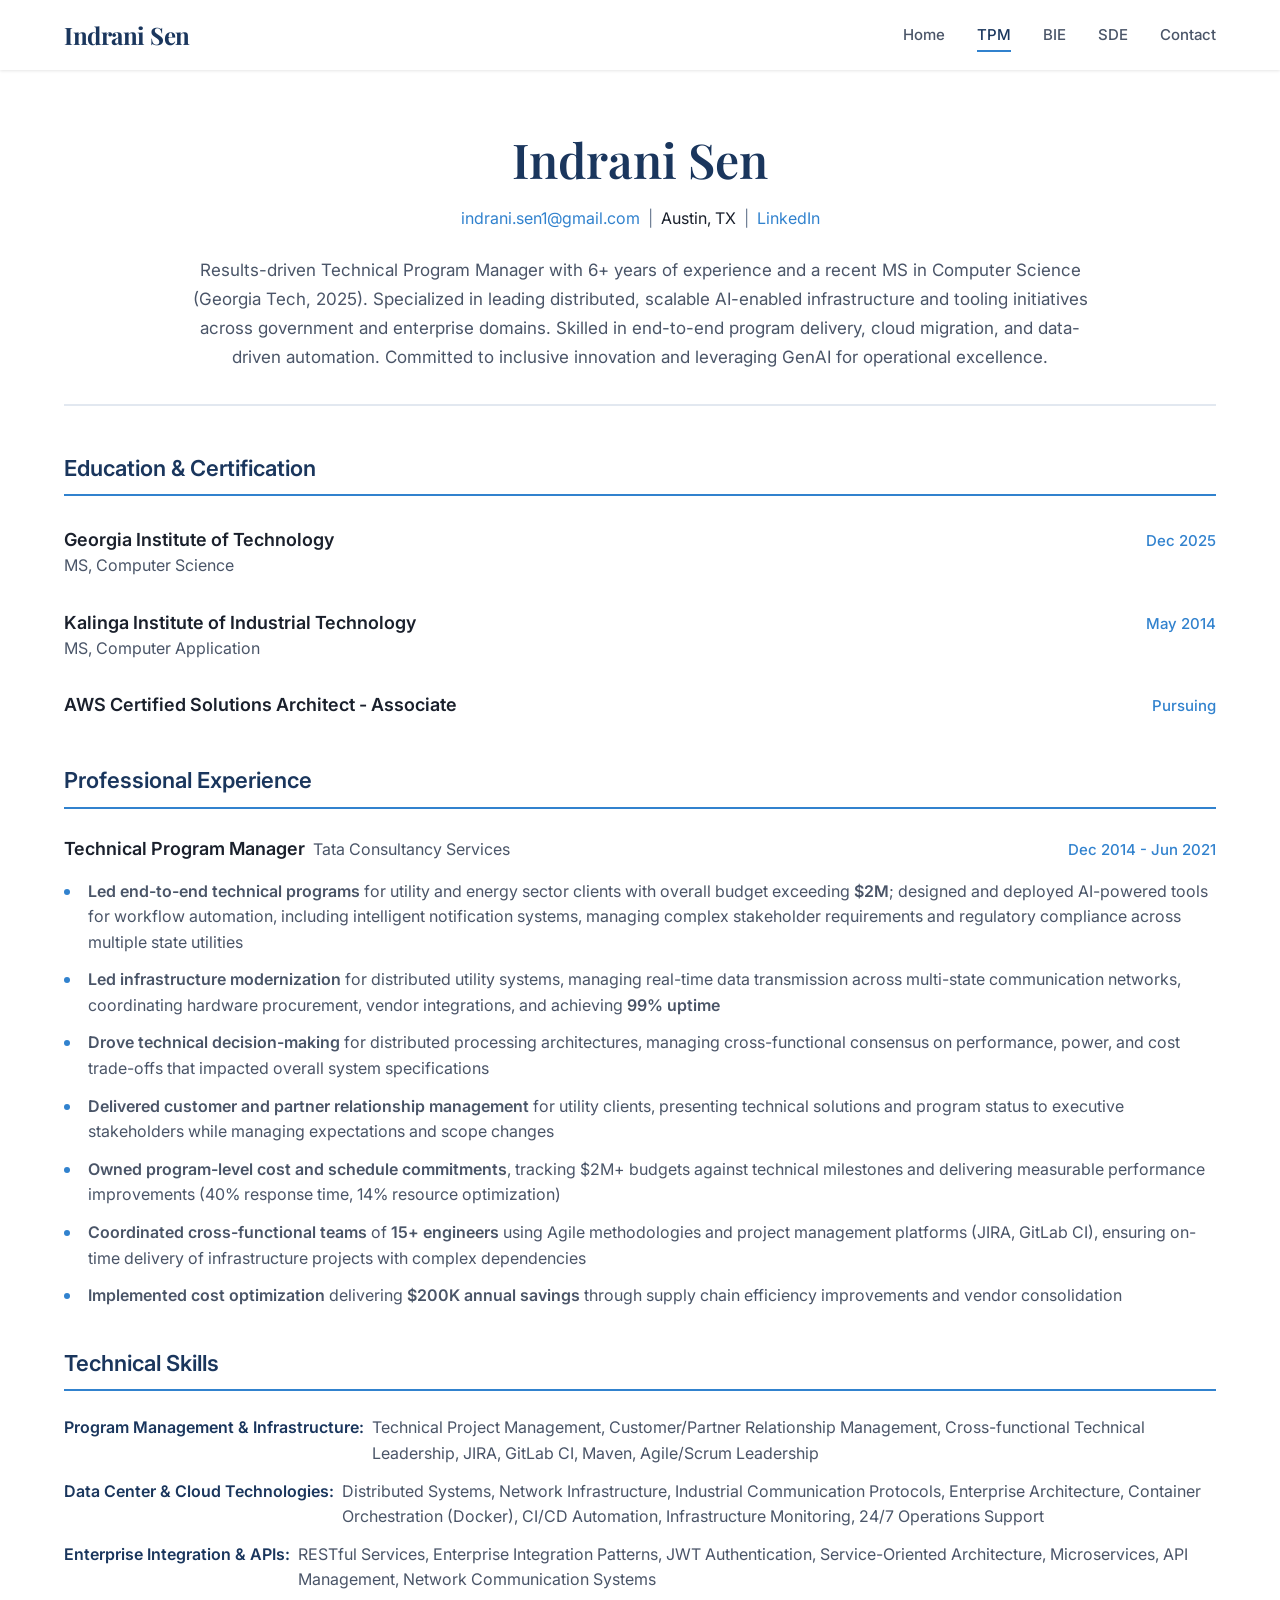
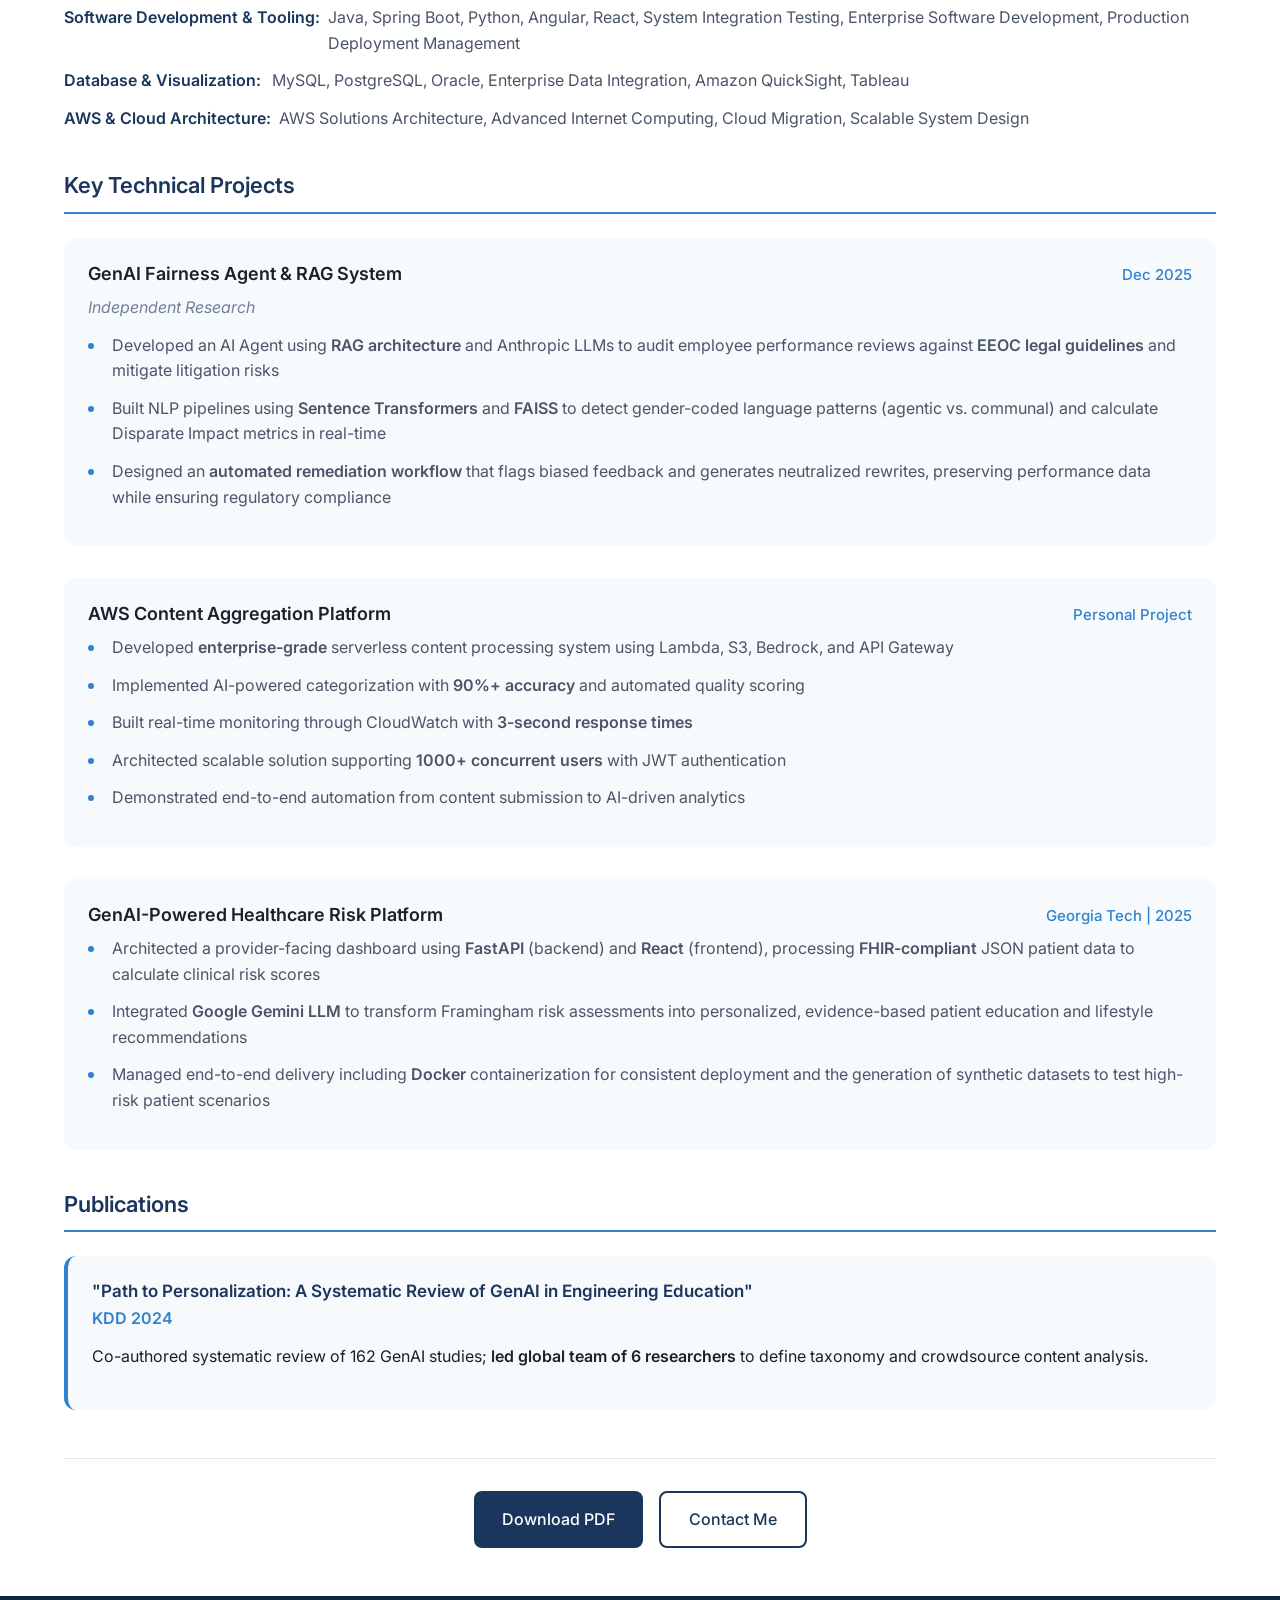
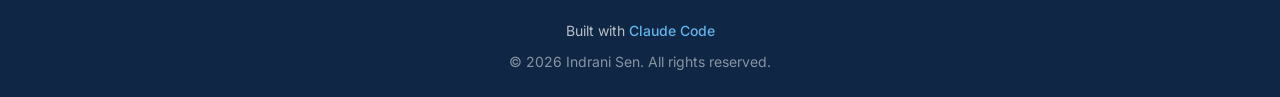
<file: resume-tpm.html>
<!DOCTYPE html>
<html lang="en">
<head>
    <meta charset="UTF-8">
    <meta name="viewport" content="width=device-width, initial-scale=1.0">
    <title>Technical Program Manager Resume | Indrani Sen</title>
    <link rel="stylesheet" href="styles.css">
    <link rel="preconnect" href="https://fonts.googleapis.com">
    <link rel="preconnect" href="https://fonts.gstatic.com" crossorigin>
    <link href="https://fonts.googleapis.com/css2?family=Inter:wght@300;400;500;600;700&family=Playfair+Display:wght@600;700&display=swap" rel="stylesheet">
    <!-- Favicon -->
    <link rel="icon" type="image/svg+xml" href="data:image/svg+xml,<svg xmlns='http://www.w3.org/2000/svg' viewBox='0 0 100 100'><rect width='100' height='100' rx='20' fill='%231a365d'/><text x='50' y='65' font-family='Georgia,serif' font-size='45' font-weight='bold' fill='white' text-anchor='middle'>IS</text></svg>">
</head>
<body class="resume-page">
    <nav class="navbar navbar-resume">
        <div class="nav-container">
            <a href="index.html" class="nav-logo-full">Indrani Sen</a>
            <ul class="nav-menu nav-menu-visible">
                <li><a href="index.html" class="nav-link">Home</a></li>
                <li><a href="resume-tpm.html" class="nav-link active">TPM</a></li>
                <li><a href="resume-bie.html" class="nav-link">BIE</a></li>
                <li><a href="resume-sde.html" class="nav-link">SDE</a></li>
                <li><a href="index.html#contact" class="nav-link">Contact</a></li>
            </ul>
        </div>
    </nav>

    <main class="resume-main">
        <div class="container">
            <header class="resume-header">
                <h1>Indrani Sen</h1>
                <p class="resume-contact">
                    <a href="mailto:indrani.sen1@gmail.com">indrani.sen1@gmail.com</a>
                    <span class="separator">|</span>
                    Austin, TX
                    <span class="separator">|</span>
                    <a href="https://www.linkedin.com/in/indranisen1" target="_blank">LinkedIn</a>
                </p>
                <p class="resume-summary">
                    Results-driven Technical Program Manager with 6+ years of experience and a recent MS in Computer Science (Georgia Tech, 2025). Specialized in leading distributed, scalable AI-enabled infrastructure and tooling initiatives across government and enterprise domains. Skilled in end-to-end program delivery, cloud migration, and data-driven automation. Committed to inclusive innovation and leveraging GenAI for operational excellence.
                </p>
            </header>

            <section class="resume-section">
                <h2>Education & Certification</h2>
                <div class="resume-education">
                    <div class="education-entry">
                        <div class="entry-main">
                            <h3>Georgia Institute of Technology</h3>
                            <span class="entry-date">Dec 2025</span>
                        </div>
                        <p>MS, Computer Science</p>
                    </div>
                    <div class="education-entry">
                        <div class="entry-main">
                            <h3>Kalinga Institute of Industrial Technology</h3>
                            <span class="entry-date">May 2014</span>
                        </div>
                        <p>MS, Computer Application</p>
                    </div>
                    <div class="education-entry">
                        <div class="entry-main">
                            <h3>AWS Certified Solutions Architect - Associate</h3>
                            <span class="entry-date">Pursuing</span>
                        </div>
                    </div>
                </div>
            </section>

            <section class="resume-section">
                <h2>Professional Experience</h2>
                <div class="experience-entry">
                    <div class="entry-header">
                        <div class="entry-main">
                            <h3>Technical Program Manager</h3>
                            <span class="entry-company">Tata Consultancy Services</span>
                        </div>
                        <span class="entry-date">Dec 2014 - Jun 2021</span>
                    </div>
                    <ul class="experience-list">
                        <li><strong>Led end-to-end technical programs</strong> for utility and energy sector clients with overall budget exceeding <strong>$2M</strong>; designed and deployed AI-powered tools for workflow automation, including intelligent notification systems, managing complex stakeholder requirements and regulatory compliance across multiple state utilities</li>
                        <li><strong>Led infrastructure modernization</strong> for distributed utility systems, managing real-time data transmission across multi-state communication networks, coordinating hardware procurement, vendor integrations, and achieving <strong>99% uptime</strong></li>
                        <li><strong>Drove technical decision-making</strong> for distributed processing architectures, managing cross-functional consensus on performance, power, and cost trade-offs that impacted overall system specifications</li>
                        <li><strong>Delivered customer and partner relationship management</strong> for utility clients, presenting technical solutions and program status to executive stakeholders while managing expectations and scope changes</li>
                        <li><strong>Owned program-level cost and schedule commitments</strong>, tracking $2M+ budgets against technical milestones and delivering measurable performance improvements (40% response time, 14% resource optimization)</li>
                        <li><strong>Coordinated cross-functional teams</strong> of <strong>15+ engineers</strong> using Agile methodologies and project management platforms (JIRA, GitLab CI), ensuring on-time delivery of infrastructure projects with complex dependencies</li>
                        <li><strong>Implemented cost optimization</strong> delivering <strong>$200K annual savings</strong> through supply chain efficiency improvements and vendor consolidation</li>
                    </ul>
                </div>
            </section>

            <section class="resume-section">
                <h2>Technical Skills</h2>
                <div class="skills-section">
                    <div class="skill-row">
                        <span class="skill-label">Program Management & Infrastructure:</span>
                        <span class="skill-value">Technical Project Management, Customer/Partner Relationship Management, Cross-functional Technical Leadership, JIRA, GitLab CI, Maven, Agile/Scrum Leadership</span>
                    </div>
                    <div class="skill-row">
                        <span class="skill-label">Data Center & Cloud Technologies:</span>
                        <span class="skill-value">Distributed Systems, Network Infrastructure, Industrial Communication Protocols, Enterprise Architecture, Container Orchestration (Docker), CI/CD Automation, Infrastructure Monitoring, 24/7 Operations Support</span>
                    </div>
                    <div class="skill-row">
                        <span class="skill-label">Enterprise Integration & APIs:</span>
                        <span class="skill-value">RESTful Services, Enterprise Integration Patterns, JWT Authentication, Service-Oriented Architecture, Microservices, API Management, Network Communication Systems</span>
                    </div>
                    <div class="skill-row">
                        <span class="skill-label">Software Development & Tooling:</span>
                        <span class="skill-value">Java, Spring Boot, Python, Angular, React, System Integration Testing, Enterprise Software Development, Production Deployment Management</span>
                    </div>
                    <div class="skill-row">
                        <span class="skill-label">Database & Visualization:</span>
                        <span class="skill-value">MySQL, PostgreSQL, Oracle, Enterprise Data Integration, Amazon QuickSight, Tableau</span>
                    </div>
                    <div class="skill-row">
                        <span class="skill-label">AWS & Cloud Architecture:</span>
                        <span class="skill-value">AWS Solutions Architecture, Advanced Internet Computing, Cloud Migration, Scalable System Design</span>
                    </div>
                </div>
            </section>

            <section class="resume-section">
                <h2>Key Technical Projects</h2>

                <div class="project-entry">
                    <div class="entry-header">
                        <h3>GenAI Fairness Agent & RAG System</h3>
                        <span class="entry-date">Dec 2025</span>
                    </div>
                    <p class="project-context">Independent Research</p>
                    <ul class="experience-list">
                        <li>Developed an AI Agent using <strong>RAG architecture</strong> and Anthropic LLMs to audit employee performance reviews against <strong>EEOC legal guidelines</strong> and mitigate litigation risks</li>
                        <li>Built NLP pipelines using <strong>Sentence Transformers</strong> and <strong>FAISS</strong> to detect gender-coded language patterns (agentic vs. communal) and calculate Disparate Impact metrics in real-time</li>
                        <li>Designed an <strong>automated remediation workflow</strong> that flags biased feedback and generates neutralized rewrites, preserving performance data while ensuring regulatory compliance</li>
                    </ul>
                </div>

                <div class="project-entry">
                    <div class="entry-header">
                        <h3>AWS Content Aggregation Platform</h3>
                        <span class="entry-date">Personal Project</span>
                    </div>
                    <ul class="experience-list">
                        <li>Developed <strong>enterprise-grade</strong> serverless content processing system using Lambda, S3, Bedrock, and API Gateway</li>
                        <li>Implemented AI-powered categorization with <strong>90%+ accuracy</strong> and automated quality scoring</li>
                        <li>Built real-time monitoring through CloudWatch with <strong>3-second response times</strong></li>
                        <li>Architected scalable solution supporting <strong>1000+ concurrent users</strong> with JWT authentication</li>
                        <li>Demonstrated end-to-end automation from content submission to AI-driven analytics</li>
                    </ul>
                </div>

                <div class="project-entry">
                    <div class="entry-header">
                        <h3>GenAI-Powered Healthcare Risk Platform</h3>
                        <span class="entry-date">Georgia Tech | 2025</span>
                    </div>
                    <ul class="experience-list">
                        <li>Architected a provider-facing dashboard using <strong>FastAPI</strong> (backend) and <strong>React</strong> (frontend), processing <strong>FHIR-compliant</strong> JSON patient data to calculate clinical risk scores</li>
                        <li>Integrated <strong>Google Gemini LLM</strong> to transform Framingham risk assessments into personalized, evidence-based patient education and lifestyle recommendations</li>
                        <li>Managed end-to-end delivery including <strong>Docker</strong> containerization for consistent deployment and the generation of synthetic datasets to test high-risk patient scenarios</li>
                    </ul>
                </div>
            </section>

            <section class="resume-section">
                <h2>Publications</h2>
                <div class="publication-entry">
                    <h3>"Path to Personalization: A Systematic Review of GenAI in Engineering Education"</h3>
                    <p class="publication-venue">KDD 2024</p>
                    <p>Co-authored systematic review of 162 GenAI studies; <strong>led global team of 6 researchers</strong> to define taxonomy and crowdsource content analysis.</p>
                </div>
            </section>

            <div class="resume-actions">
                <a href="resumes/IndraniSen_Resume.pdf" class="btn btn-primary" download>Download PDF</a>
                <a href="index.html#contact" class="btn btn-secondary">Contact Me</a>
            </div>
        </div>
    </main>

    <footer class="footer">
        <div class="container">
            <div class="footer-content">
                <p class="footer-built">Built with <a href="https://claude.ai/claude-code" target="_blank" rel="noopener noreferrer">Claude Code</a></p>
                <p class="footer-copyright">&copy; 2026 Indrani Sen. All rights reserved.</p>
            </div>
        </div>
    </footer>

    <script src="script.js"></script>
</body>
</html>
</file>
<file: styles.css>
/* ========================================
   CSS Variables & Base Styles
   ======================================== */
:root {
    /* Color Palette */
    --primary: #1a365d;
    --primary-light: #2c5282;
    --primary-dark: #0f2744;
    --accent: #3182ce;
    --accent-light: #63b3ed;
    --warm: #d97706;
    --warm-light: #f59e0b;
    --warm-dark: #b45309;
    --text-primary: #1a202c;
    --text-secondary: #4a5568;
    --text-muted: #718096;
    --bg-primary: #ffffff;
    --bg-secondary: #f7fafc;
    --bg-tertiary: #edf2f7;
    --border: #e2e8f0;
    --shadow-sm: 0 1px 3px rgba(0, 0, 0, 0.1);
    --shadow-md: 0 4px 6px rgba(0, 0, 0, 0.1);
    --shadow-lg: 0 10px 25px rgba(0, 0, 0, 0.1);
    --shadow-xl: 0 20px 40px rgba(0, 0, 0, 0.15);

    /* Typography */
    --font-sans: 'Inter', -apple-system, BlinkMacSystemFont, 'Segoe UI', Roboto, sans-serif;
    --font-display: 'Playfair Display', Georgia, serif;

    /* Spacing */
    --section-padding: 5rem;
    --container-width: 1200px;

    /* Transitions */
    --transition-fast: 0.15s ease;
    --transition-base: 0.3s ease;
    --transition-slow: 0.5s ease;
}

/* Reset & Base */
*, *::before, *::after {
    box-sizing: border-box;
    margin: 0;
    padding: 0;
}

html {
    scroll-behavior: smooth;
    font-size: 16px;
}

body {
    font-family: var(--font-sans);
    color: var(--text-primary);
    background-color: var(--bg-primary);
    line-height: 1.6;
    -webkit-font-smoothing: antialiased;
    -moz-osx-font-smoothing: grayscale;
}

/* ========================================
   Typography
   ======================================== */
h1, h2, h3, h4, h5, h6 {
    font-weight: 600;
    line-height: 1.3;
}

h1 { font-size: 3rem; }
h2 { font-size: 2.25rem; }
h3 { font-size: 1.5rem; }
h4 { font-size: 1.25rem; }

p {
    margin-bottom: 1rem;
}

a {
    color: var(--accent);
    text-decoration: none;
    transition: color var(--transition-fast);
}

a:hover {
    color: var(--primary);
}

strong {
    font-weight: 600;
}

/* ========================================
   Layout Components
   ======================================== */
.container {
    width: 100%;
    max-width: var(--container-width);
    margin: 0 auto;
    padding: 0 1.5rem;
}

.section {
    padding: var(--section-padding) 0;
}

.section-title {
    font-family: var(--font-display);
    font-size: 2.5rem;
    font-weight: 700;
    color: var(--primary);
    text-align: center;
    margin-bottom: 1rem;
}

.section-subtitle {
    text-align: center;
    color: var(--text-secondary);
    font-size: 1.125rem;
    margin-bottom: 3rem;
}

/* ========================================
   Buttons
   ======================================== */
.btn {
    display: inline-flex;
    align-items: center;
    justify-content: center;
    gap: 0.5rem;
    padding: 0.875rem 1.75rem;
    font-size: 1rem;
    font-weight: 500;
    border-radius: 8px;
    border: none;
    cursor: pointer;
    transition: all var(--transition-base);
}

.btn-primary {
    background-color: var(--primary);
    color: white;
}

.btn-primary:hover {
    background-color: var(--primary-light);
    color: white;
    transform: translateY(-2px);
    box-shadow: var(--shadow-md);
}

.btn-secondary {
    background-color: transparent;
    color: var(--primary);
    border: 2px solid var(--primary);
}

.btn-secondary:hover {
    background-color: var(--primary);
    color: white;
}

.btn-large {
    padding: 1rem 2.5rem;
    font-size: 1.125rem;
}

.btn-warm {
    background: linear-gradient(135deg, var(--warm) 0%, var(--warm-dark) 100%);
    color: white;
    box-shadow: 0 4px 14px rgba(217, 119, 6, 0.3);
}

.btn-warm:hover {
    background: linear-gradient(135deg, var(--warm-light) 0%, var(--warm) 100%);
    color: white;
    transform: translateY(-2px);
    box-shadow: 0 6px 20px rgba(217, 119, 6, 0.4);
}

.btn-warm svg {
    width: 20px;
    height: 20px;
}

.btn-sm {
    padding: 0.5rem 1rem;
    font-size: 0.8125rem;
}

.btn-outline {
    background-color: transparent;
    color: var(--primary);
    border: 1px solid var(--primary);
}

.btn-outline:hover {
    background-color: var(--primary);
    color: white;
}

.btn-subtle {
    background-color: var(--bg-tertiary);
    color: var(--text-secondary);
    border: 1px solid var(--border);
}

.btn-subtle:hover {
    background-color: var(--warm);
    color: white;
    border-color: var(--warm);
}

/* ========================================
   Navigation
   ======================================== */
.navbar {
    position: fixed;
    top: 0;
    left: 0;
    right: 0;
    z-index: 1000;
    background-color: rgba(255, 255, 255, 0.95);
    backdrop-filter: blur(10px);
    box-shadow: var(--shadow-sm);
    transition: all var(--transition-base);
}

.navbar.scrolled {
    box-shadow: var(--shadow-md);
}

.nav-container {
    display: flex;
    align-items: center;
    justify-content: space-between;
    max-width: var(--container-width);
    margin: 0 auto;
    padding: 1rem 1.5rem;
}

.nav-logo {
    font-family: var(--font-display);
    font-size: 1.5rem;
    font-weight: 700;
    color: var(--primary);
    text-decoration: none;
}

.nav-logo-full {
    font-family: var(--font-display);
    font-size: 1.5rem;
    font-weight: 700;
    color: var(--primary);
    text-decoration: none;
    letter-spacing: -0.02em;
}

.nav-menu {
    display: flex;
    align-items: center;
    gap: 2rem;
    list-style: none;
}

.nav-link {
    font-size: 0.9375rem;
    font-weight: 500;
    color: var(--text-secondary);
    text-decoration: none;
    padding: 0.5rem 0;
    position: relative;
    transition: color var(--transition-fast);
}

.nav-link::after {
    content: '';
    position: absolute;
    bottom: 0;
    left: 0;
    width: 0;
    height: 2px;
    background-color: var(--accent);
    transition: width var(--transition-base);
}

.nav-link:hover,
.nav-link.active {
    color: var(--primary);
}

.nav-link:hover::after,
.nav-link.active::after {
    width: 100%;
}

.nav-toggle {
    display: none;
    flex-direction: column;
    gap: 5px;
    padding: 0.5rem;
    background: none;
    border: none;
    cursor: pointer;
}

.nav-toggle span {
    display: block;
    width: 24px;
    height: 2px;
    background-color: var(--primary);
    transition: all var(--transition-base);
}

/* ========================================
   Hero Section
   ======================================== */
.hero {
    min-height: 100vh;
    display: flex;
    align-items: center;
    padding: 6rem 1.5rem 4rem;
    background: linear-gradient(135deg, var(--bg-secondary) 0%, var(--bg-primary) 50%, var(--bg-tertiary) 100%);
    position: relative;
    overflow: hidden;
}

.hero::before {
    content: '';
    position: absolute;
    top: -50%;
    right: -20%;
    width: 80%;
    height: 150%;
    background: radial-gradient(ellipse, rgba(49, 130, 206, 0.08) 0%, transparent 70%);
    pointer-events: none;
}

.hero-content {
    max-width: 700px;
    z-index: 1;
    margin-left: 5%;
}

.hero-greeting {
    font-size: 1.125rem;
    color: var(--accent);
    font-weight: 500;
    margin-bottom: 0.5rem;
    letter-spacing: 0.05em;
}

.hero-name {
    font-family: var(--font-display);
    font-size: clamp(2.5rem, 6vw, 4rem);
    font-weight: 700;
    color: var(--primary);
    margin-bottom: 0.5rem;
}

.hero-title {
    font-size: clamp(1.25rem, 3vw, 1.75rem);
    color: var(--text-secondary);
    font-weight: 500;
    margin-bottom: 1.5rem;
}

.hero-tagline {
    font-size: 1.125rem;
    color: var(--text-muted);
    max-width: 500px;
    margin-bottom: 2rem;
    line-height: 1.7;
}

.hero-cta {
    display: flex;
    flex-wrap: wrap;
    gap: 1rem;
}

.hero-visual {
    position: absolute;
    right: 5%;
    top: 50%;
    transform: translateY(-50%);
    width: 400px;
    height: 400px;
    opacity: 0.15;
}

.hero-shape {
    width: 100%;
    height: 100%;
    border-radius: 50%;
    background: linear-gradient(135deg, var(--primary) 0%, var(--accent) 100%);
}

/* Hero Photo */
.hero-photo {
    position: absolute;
    right: 8%;
    top: 50%;
    transform: translateY(-50%);
    z-index: 2;
}

.hero-image {
    width: 320px;
    height: 320px;
    border-radius: 50%;
    object-fit: cover;
    border: 6px solid white;
    box-shadow: var(--shadow-xl), 0 0 0 1px var(--border);
    transition: transform var(--transition-base), box-shadow var(--transition-base);
}

.hero-image:hover {
    transform: scale(1.02);
    box-shadow: var(--shadow-xl), 0 0 40px rgba(49, 130, 206, 0.2);
}

/* ========================================
   About Section
   ======================================== */
.about {
    background-color: var(--bg-primary);
}

.about-content {
    display: grid;
    grid-template-columns: 1fr 1fr;
    gap: 4rem;
    align-items: start;
}

.about-text {
    font-size: 1.0625rem;
    color: var(--text-secondary);
}

.about-intro {
    font-size: 1.25rem;
    color: var(--text-primary);
    margin-bottom: 1.5rem;
}

/* Social Links in About Section */
.about-social-links {
    display: flex;
    gap: 1rem;
    margin: 1.5rem 0;
}

.social-link {
    display: inline-flex;
    align-items: center;
    gap: 0.5rem;
    padding: 0.625rem 1.25rem;
    background-color: var(--bg-secondary);
    color: var(--text-secondary);
    border-radius: 8px;
    font-weight: 500;
    font-size: 0.9375rem;
    transition: all var(--transition-base);
    border: 1px solid var(--border);
}

.social-link:hover {
    background-color: var(--primary);
    color: white;
    border-color: var(--primary);
}

.social-link svg {
    width: 20px;
    height: 20px;
}

.social-link:hover svg {
    fill: white;
}

.about-highlights {
    display: grid;
    grid-template-columns: repeat(2, 1fr);
    gap: 1.5rem;
    margin-top: 2.5rem;
    padding-top: 2rem;
    border-top: 1px solid var(--border);
}

.highlight {
    text-align: center;
}

.highlight-number {
    display: block;
    font-size: 2rem;
    font-weight: 700;
    color: var(--primary);
    font-family: var(--font-display);
}

.highlight-label {
    font-size: 0.875rem;
    color: var(--text-muted);
    text-transform: uppercase;
    letter-spacing: 0.05em;
}

.about-education h3 {
    color: var(--primary);
    margin-bottom: 1.5rem;
    font-size: 1.375rem;
}

.education-item {
    display: flex;
    gap: 1rem;
    padding: 1.25rem;
    background-color: var(--bg-secondary);
    border-radius: 12px;
    margin-bottom: 1rem;
    transition: transform var(--transition-base), box-shadow var(--transition-base);
}

.education-item:hover {
    transform: translateY(-2px);
    box-shadow: var(--shadow-md);
}

.education-icon {
    flex-shrink: 0;
    width: 48px;
    height: 48px;
    display: flex;
    align-items: center;
    justify-content: center;
    background-color: var(--primary);
    border-radius: 10px;
}

.education-icon svg {
    width: 24px;
    height: 24px;
    stroke: white;
}

.education-details h4 {
    font-size: 1rem;
    margin-bottom: 0.25rem;
    color: var(--text-primary);
}

.education-school {
    color: var(--text-secondary);
    font-size: 0.9375rem;
    margin-bottom: 0.125rem;
}

.education-date {
    color: var(--accent);
    font-size: 0.875rem;
    font-weight: 500;
}

.certification .education-icon {
    background-color: var(--accent);
}

/* ========================================
   Skills Section
   ======================================== */
.skills {
    background-color: var(--bg-secondary);
}

.skills-grid {
    display: grid;
    grid-template-columns: repeat(3, 1fr);
    gap: 2rem;
}

.skill-category {
    background-color: var(--bg-primary);
    padding: 2rem;
    border-radius: 16px;
    box-shadow: var(--shadow-sm);
    transition: transform var(--transition-base), box-shadow var(--transition-base);
}

.skill-category:hover {
    transform: translateY(-4px);
    box-shadow: var(--shadow-lg);
}

.skill-category-title {
    display: flex;
    align-items: center;
    gap: 0.75rem;
    font-size: 1.125rem;
    color: var(--primary);
    margin-bottom: 1.25rem;
}

.skill-icon {
    display: flex;
    align-items: center;
    justify-content: center;
    width: 40px;
    height: 40px;
    background-color: var(--bg-tertiary);
    border-radius: 10px;
}

.skill-icon svg {
    width: 20px;
    height: 20px;
    stroke: var(--accent);
}

.skill-list {
    list-style: none;
}

.skill-list li {
    padding: 0.5rem 0;
    color: var(--text-secondary);
    font-size: 0.9375rem;
    border-bottom: 1px solid var(--border);
}

.skill-list li:last-child {
    border-bottom: none;
}

/* ========================================
   Projects Section
   ======================================== */
.projects {
    background-color: var(--bg-primary);
}

.projects-grid {
    display: grid;
    grid-template-columns: repeat(2, 1fr);
    gap: 2rem;
}

.project-card {
    background-color: var(--bg-secondary);
    border-radius: 16px;
    padding: 2rem;
    transition: transform var(--transition-base), box-shadow var(--transition-base);
}

.project-card:hover {
    transform: translateY(-4px);
    box-shadow: var(--shadow-lg);
}

.project-header {
    margin-bottom: 1rem;
}

.project-type {
    display: inline-block;
    padding: 0.25rem 0.75rem;
    background-color: var(--primary);
    color: white;
    font-size: 0.75rem;
    font-weight: 600;
    border-radius: 20px;
    text-transform: uppercase;
    letter-spacing: 0.05em;
    margin-bottom: 0.75rem;
}

.project-title {
    font-size: 1.25rem;
    color: var(--primary);
}

.project-description {
    color: var(--text-secondary);
    margin-bottom: 1rem;
}

.project-highlights {
    list-style: none;
    margin-bottom: 1.5rem;
}

.project-highlights li {
    position: relative;
    padding-left: 1.25rem;
    color: var(--text-secondary);
    font-size: 0.9375rem;
    margin-bottom: 0.5rem;
}

.project-highlights li::before {
    content: '';
    position: absolute;
    left: 0;
    top: 0.625rem;
    width: 6px;
    height: 6px;
    background-color: var(--accent);
    border-radius: 50%;
}

.project-tech {
    display: flex;
    flex-wrap: wrap;
    gap: 0.5rem;
}

.project-tech span {
    padding: 0.25rem 0.75rem;
    background-color: var(--bg-tertiary);
    color: var(--text-secondary);
    font-size: 0.8125rem;
    border-radius: 6px;
}

.project-card--featured {
    border: 2px solid var(--accent);
    grid-column: 1 / -1;
}

.project-type--new {
    background: linear-gradient(135deg, var(--accent), #7c3aed);
    font-size: 0.8rem;
    letter-spacing: 0.08em;
}

.publication-highlight {
    margin-top: 3rem;
    text-align: center;
}

.publication-highlight h3 {
    color: var(--primary);
    margin-bottom: 1.5rem;
}

.publication-card {
    background-color: var(--bg-secondary);
    padding: 2rem;
    border-radius: 16px;
    max-width: 800px;
    margin: 0 auto;
    border-left: 4px solid var(--accent);
}

.publication-card h4 {
    color: var(--primary);
    margin-bottom: 0.5rem;
}

.publication-venue {
    color: var(--accent);
    font-weight: 600;
    margin-bottom: 0.75rem;
}

/* ========================================
   Resumes Section
   ======================================== */
.resumes {
    background-color: var(--bg-secondary);
}

.section-intro {
    text-align: center;
    color: var(--text-secondary);
    font-size: 1.0625rem;
    max-width: 800px;
    margin: 0 auto 3rem;
    line-height: 1.7;
}

/* Resume Download Box */
.resume-download-box {
    display: flex;
    align-items: center;
    justify-content: space-between;
    gap: 2rem;
    background-color: var(--bg-primary);
    border: 2px solid var(--border);
    border-radius: 16px;
    padding: 2.5rem 3rem;
    max-width: 600px;
    margin: 0 auto;
    transition: all var(--transition-base);
}

.resume-download-box:hover {
    border-color: var(--primary);
    box-shadow: var(--shadow-lg);
}

.resume-download-content {
    display: flex;
    align-items: center;
    gap: 1.5rem;
}

.resume-download-icon {
    display: flex;
    align-items: center;
    justify-content: center;
    width: 48px;
    height: 48px;
    background: linear-gradient(135deg, var(--primary) 0%, var(--primary-light) 100%);
    border-radius: 10px;
    flex-shrink: 0;
}

.resume-download-icon svg {
    width: 24px;
    height: 24px;
    stroke: white;
}

.resume-download-text h3 {
    font-size: 1.25rem;
    color: var(--primary);
    margin-bottom: 0.25rem;
}

.resume-download-text p {
    color: var(--text-muted);
    font-size: 0.9375rem;
    margin: 0;
}

.resume-download-box .btn-primary {
    flex-shrink: 0;
}

.resume-download-box .btn-primary svg {
    width: 20px;
    height: 20px;
}

/* Primary Resume Card */
.resume-primary {
    background: linear-gradient(135deg, var(--bg-primary) 0%, #fffbeb 100%);
    border: 2px solid var(--warm);
    border-radius: 20px;
    padding: 2.5rem;
    margin-bottom: 3rem;
    display: flex;
    align-items: center;
    justify-content: space-between;
    gap: 2rem;
    box-shadow: 0 4px 20px rgba(217, 119, 6, 0.1);
    transition: all var(--transition-base);
}

.resume-primary:hover {
    box-shadow: 0 8px 30px rgba(217, 119, 6, 0.15);
    transform: translateY(-2px);
}

.resume-primary-content {
    display: flex;
    align-items: center;
    gap: 1.25rem;
}

.resume-primary-accent {
    width: 6px;
    height: 60px;
    background: linear-gradient(180deg, var(--warm) 0%, var(--warm-dark) 100%);
    border-radius: 3px;
    flex-shrink: 0;
}

.resume-primary-text {
    text-align: left;
}

.resume-primary-badge {
    display: inline-block;
    padding: 0.25rem 0.75rem;
    background-color: var(--warm);
    color: white;
    font-size: 0.75rem;
    font-weight: 600;
    border-radius: 20px;
    text-transform: uppercase;
    letter-spacing: 0.05em;
    margin-bottom: 0.75rem;
}

.resume-primary-text h3 {
    font-size: 1.5rem;
    color: var(--primary);
    margin-bottom: 0.5rem;
}

.resume-primary-text p {
    color: var(--text-secondary);
    font-size: 1rem;
    margin: 0;
    max-width: 500px;
}

.resume-primary-actions {
    flex-shrink: 0;
    display: flex;
    flex-direction: column;
    align-items: center;
    gap: 0.5rem;
}

.file-info {
    font-size: 0.8125rem;
    color: var(--text-muted);
}

.file-info-small {
    display: block;
    font-size: 0.75rem;
    color: var(--text-muted);
    margin-top: 0.75rem;
}

/* Secondary Resumes */
.resumes-secondary {
    margin-top: 2rem;
}

.resumes-secondary-title {
    text-align: center;
    font-size: 1.375rem;
    color: var(--primary);
    margin-bottom: 0.5rem;
}

.resumes-secondary-subtitle {
    text-align: center;
    color: var(--text-muted);
    font-size: 0.9375rem;
    margin-bottom: 2rem;
}

.resumes-grid {
    display: grid;
    grid-template-columns: repeat(3, 1fr);
    gap: 1.5rem;
}

.resume-card {
    display: flex;
    flex-direction: column;
    background-color: var(--bg-primary);
    padding: 2rem 1.5rem;
    border-radius: 16px;
    text-align: center;
    text-decoration: none;
    transition: all var(--transition-base);
    border: 1px solid var(--border);
}

.resume-card:hover {
    transform: translateY(-4px);
    box-shadow: var(--shadow-lg);
    border-color: var(--accent);
}

.resume-icon {
    display: flex;
    align-items: center;
    justify-content: center;
    width: 64px;
    height: 64px;
    background: linear-gradient(135deg, var(--primary) 0%, var(--primary-light) 100%);
    border-radius: 16px;
    margin: 0 auto 1.25rem;
}

.resume-icon svg {
    width: 32px;
    height: 32px;
    stroke: white;
}

.resume-card h4 {
    color: var(--primary);
    margin-bottom: 0.75rem;
    font-size: 1.125rem;
}

.resume-card p {
    color: var(--text-secondary);
    font-size: 0.875rem;
    margin-bottom: 1.25rem;
    flex-grow: 1;
}

.resume-card-actions {
    display: flex;
    align-items: center;
    justify-content: center;
    gap: 0.75rem;
    padding-top: 1rem;
    border-top: 1px solid var(--border);
}

/* ========================================
   Interests Section
   ======================================== */
.interests {
    background-color: var(--bg-primary);
}

.interests-grid {
    display: grid;
    grid-template-columns: repeat(4, 1fr);
    gap: 1.5rem;
}

.interest-card {
    background-color: var(--bg-secondary);
    padding: 2rem;
    border-radius: 16px;
    text-align: center;
    transition: transform var(--transition-base);
}

.interest-card:hover {
    transform: translateY(-4px);
}

.interest-icon {
    display: flex;
    align-items: center;
    justify-content: center;
    width: 64px;
    height: 64px;
    background: linear-gradient(135deg, var(--accent-light) 0%, var(--accent) 100%);
    border-radius: 16px;
    margin: 0 auto 1.25rem;
}

.interest-icon svg {
    width: 32px;
    height: 32px;
    stroke: white;
}

.interest-card h3 {
    color: var(--primary);
    margin-bottom: 0.75rem;
}

.interest-card p {
    color: var(--text-secondary);
    font-size: 0.9375rem;
}

.interest-link {
    display: inline-flex;
    align-items: center;
    gap: 0.5rem;
    margin-top: 1rem;
    padding: 0.625rem 1.25rem;
    background-color: var(--primary);
    color: white;
    border-radius: 8px;
    font-weight: 500;
    font-size: 0.9375rem;
    transition: background-color var(--transition-fast);
}

.interest-link:hover {
    background-color: var(--primary-light);
    color: white;
}

.interest-link svg {
    width: 16px;
    height: 16px;
}

/* Interest Card Icon Variations */
.cooking-icon {
    background: linear-gradient(135deg, #f6ad55 0%, #ed8936 100%);
}

.entrepreneur-icon {
    background: linear-gradient(135deg, #68d391 0%, #48bb78 100%);
}

.outdoor-icon {
    background: linear-gradient(135deg, #76e4f7 0%, #0bc5ea 100%);
}

/* YouTube Card Enhanced Styling */
.youtube-card {
    background: linear-gradient(135deg, #fff5f5 0%, #fed7d7 100%);
    border: 2px solid #fc8181;
}

.youtube-card:hover {
    border-color: #e53e3e;
    box-shadow: 0 10px 30px rgba(229, 62, 62, 0.15);
}

.youtube-icon {
    background: linear-gradient(135deg, #fc8181 0%, #e53e3e 100%);
}

.youtube-icon svg {
    fill: white;
    stroke: none;
}

.youtube-link {
    display: inline-flex;
    align-items: center;
    gap: 0.75rem;
    margin-top: 1.25rem;
    padding: 0.875rem 1.5rem;
    background: linear-gradient(135deg, #e53e3e 0%, #c53030 100%);
    color: white;
    border-radius: 10px;
    font-weight: 600;
    font-size: 0.9375rem;
    transition: all var(--transition-base);
    box-shadow: 0 4px 12px rgba(229, 62, 62, 0.3);
}

.youtube-link:hover {
    transform: translateY(-2px);
    box-shadow: 0 6px 20px rgba(229, 62, 62, 0.4);
    color: white;
}

.youtube-link .yt-icon {
    width: 24px;
    height: 24px;
    fill: white;
}

.youtube-link .arrow-icon {
    width: 18px;
    height: 18px;
    stroke: white;
    transition: transform var(--transition-fast);
}

.youtube-link:hover .arrow-icon {
    transform: translate(3px, -3px);
}

/* ========================================
   Contact Section
   ======================================== */
.contact {
    background: linear-gradient(135deg, var(--primary-dark) 0%, var(--primary) 100%);
    color: white;
}

.contact .section-title {
    color: white;
}

.contact .section-subtitle {
    color: rgba(255, 255, 255, 0.8);
}

.contact-content {
    display: grid;
    grid-template-columns: 1fr 1fr;
    gap: 4rem;
    align-items: center;
}

.contact-info {
    display: flex;
    flex-direction: column;
    gap: 1.5rem;
}

.contact-item {
    display: flex;
    gap: 1rem;
    align-items: flex-start;
}

.contact-icon {
    display: flex;
    align-items: center;
    justify-content: center;
    width: 48px;
    height: 48px;
    background-color: rgba(255, 255, 255, 0.1);
    border-radius: 12px;
    flex-shrink: 0;
}

.contact-icon svg {
    width: 24px;
    height: 24px;
    stroke: white;
    fill: white;
}

.contact-details h3 {
    font-size: 1rem;
    font-weight: 600;
    margin-bottom: 0.25rem;
}

.contact-details a,
.contact-details p {
    color: rgba(255, 255, 255, 0.9);
    font-size: 1rem;
}

.contact-details a:hover {
    color: white;
}

.contact-cta {
    text-align: center;
    padding: 2.5rem;
    background-color: rgba(255, 255, 255, 0.1);
    border-radius: 16px;
}

.contact-cta p {
    font-size: 1.125rem;
    margin-bottom: 1.5rem;
}

.contact-cta .btn-primary {
    background-color: white;
    color: var(--primary);
}

.contact-cta .btn-primary:hover {
    background-color: var(--bg-secondary);
}

/* ========================================
   Footer
   ======================================== */
.footer {
    background-color: var(--primary-dark);
    color: rgba(255, 255, 255, 0.7);
    text-align: center;
    padding: 1.5rem 1rem;
}

.footer-content {
    display: flex;
    flex-direction: column;
    align-items: center;
    gap: 0.5rem;
}

.footer p {
    font-size: 0.875rem;
    margin: 0;
}

.footer-built {
    display: flex;
    align-items: center;
    gap: 0.25rem;
}

.footer-built a {
    color: var(--accent-light);
    font-weight: 500;
    transition: color var(--transition-fast);
}

.footer-built a:hover {
    color: white;
}

.footer-copyright {
    color: rgba(255, 255, 255, 0.5);
}

/* ========================================
   Resume Page Styles
   ======================================== */
.resume-page {
    padding-top: 80px;
}

.navbar-resume {
    background-color: var(--bg-primary);
}

.nav-menu-visible {
    display: flex !important;
}

.resume-main {
    padding: 3rem 0;
}

.resume-header {
    text-align: center;
    margin-bottom: 3rem;
    padding-bottom: 2rem;
    border-bottom: 2px solid var(--border);
}

.resume-header h1 {
    font-family: var(--font-display);
    color: var(--primary);
    margin-bottom: 1rem;
}

.resume-contact {
    display: flex;
    flex-wrap: wrap;
    justify-content: center;
    gap: 0.5rem;
    margin-bottom: 1.5rem;
    font-size: 1rem;
}

.resume-contact .separator {
    color: var(--text-muted);
}

.resume-summary {
    max-width: 900px;
    margin: 0 auto;
    font-size: 1.0625rem;
    color: var(--text-secondary);
    line-height: 1.7;
}

.resume-section {
    margin-bottom: 2.5rem;
}

.resume-section h2 {
    font-size: 1.375rem;
    color: var(--primary);
    padding-bottom: 0.75rem;
    border-bottom: 2px solid var(--accent);
    margin-bottom: 1.5rem;
}

.resume-education {
    display: grid;
    gap: 1rem;
}

.education-entry {
    padding: 0.5rem 0;
}

.entry-main {
    display: flex;
    justify-content: space-between;
    align-items: baseline;
    flex-wrap: wrap;
    gap: 0.5rem;
}

.entry-main h3 {
    font-size: 1.125rem;
    color: var(--text-primary);
}

.entry-date {
    font-size: 0.9375rem;
    color: var(--accent);
    font-weight: 500;
}

.education-entry p {
    color: var(--text-secondary);
    margin: 0;
}

.experience-entry {
    margin-bottom: 2rem;
}

.entry-header {
    display: flex;
    justify-content: space-between;
    align-items: baseline;
    flex-wrap: wrap;
    gap: 0.5rem;
    margin-bottom: 1rem;
}

.entry-company {
    display: block;
    color: var(--text-secondary);
    font-size: 1rem;
    margin-top: 0.25rem;
}

.experience-list {
    list-style: none;
    padding-left: 0;
}

.experience-list li {
    position: relative;
    padding-left: 1.5rem;
    margin-bottom: 0.75rem;
    color: var(--text-secondary);
    line-height: 1.6;
}

.experience-list li::before {
    content: '';
    position: absolute;
    left: 0;
    top: 0.625rem;
    width: 6px;
    height: 6px;
    background-color: var(--accent);
    border-radius: 50%;
}

.skills-section {
    display: grid;
    gap: 0.75rem;
}

.skill-row {
    display: flex;
    gap: 0.5rem;
    flex-wrap: wrap;
}

.skill-label {
    font-weight: 600;
    color: var(--primary);
    min-width: 200px;
}

.skill-value {
    color: var(--text-secondary);
    flex: 1;
}

.project-entry {
    margin-bottom: 2rem;
    padding: 1.5rem;
    background-color: var(--bg-secondary);
    border-radius: 12px;
}

.project-entry .entry-header {
    margin-bottom: 0.5rem;
}

.project-entry h3 {
    font-size: 1.125rem;
}

.project-context {
    color: var(--text-muted);
    font-style: italic;
    margin-bottom: 0.75rem;
}

.publication-entry {
    padding: 1.5rem;
    background-color: var(--bg-secondary);
    border-radius: 12px;
    border-left: 4px solid var(--accent);
}

.publication-entry h3 {
    font-size: 1.0625rem;
    color: var(--primary);
    margin-bottom: 0.25rem;
}

.resume-actions {
    display: flex;
    justify-content: center;
    gap: 1rem;
    margin-top: 3rem;
    padding-top: 2rem;
    border-top: 1px solid var(--border);
}

/* ========================================
   Responsive Styles
   ======================================== */
@media (max-width: 1024px) {
    .skills-grid {
        grid-template-columns: repeat(2, 1fr);
    }

    .resumes-grid {
        grid-template-columns: repeat(2, 1fr);
    }

    .interests-grid {
        grid-template-columns: repeat(2, 1fr);
    }

    .about-content {
        gap: 3rem;
    }

    .hero-image {
        width: 280px;
        height: 280px;
    }

    .hero-photo {
        right: 5%;
    }

    .resume-primary {
        flex-direction: column;
        text-align: center;
    }

    .resume-primary-content {
        flex-direction: column;
    }

    .resume-primary-accent {
        width: 60px;
        height: 6px;
    }

    .resume-primary-text {
        text-align: center;
    }

    .resume-primary-text p {
        max-width: none;
    }

    .resume-download-box {
        flex-direction: column;
        text-align: center;
        padding: 2rem;
    }

    .resume-download-content {
        flex-direction: column;
    }
}

@media (max-width: 768px) {
    :root {
        --section-padding: 3.5rem;
    }

    .nav-toggle {
        display: flex;
    }

    .nav-menu {
        display: none;
        position: absolute;
        top: 100%;
        left: 0;
        right: 0;
        flex-direction: column;
        background-color: var(--bg-primary);
        padding: 1rem;
        gap: 0;
        box-shadow: var(--shadow-lg);
    }

    .nav-menu.active {
        display: flex;
    }

    .nav-link {
        padding: 1rem;
        width: 100%;
    }

    .hero {
        padding: 5rem 1.5rem 3rem;
    }

    .hero-content {
        margin-left: 0;
        text-align: center;
    }

    .hero-tagline {
        margin-left: auto;
        margin-right: auto;
    }

    .hero-cta {
        justify-content: center;
    }

    .hero-visual {
        display: none;
    }

    .hero-photo {
        position: relative;
        right: auto;
        top: auto;
        transform: none;
        margin: 2rem auto 0;
        order: -1;
    }

    .hero {
        flex-direction: column;
        text-align: center;
    }

    .hero-image {
        width: 220px;
        height: 220px;
    }

    .about-social-links {
        justify-content: center;
        flex-wrap: wrap;
    }

    .about-content {
        grid-template-columns: 1fr;
        gap: 2.5rem;
    }

    .skills-grid,
    .projects-grid,
    .resumes-grid,
    .interests-grid {
        grid-template-columns: 1fr;
    }

    .resume-primary {
        padding: 1.5rem;
    }

    .resume-primary-icon {
        width: 64px;
        height: 64px;
    }

    .resume-primary-icon svg {
        width: 32px;
        height: 32px;
    }

    .resume-primary-text h3 {
        font-size: 1.25rem;
    }

    .contact-content {
        grid-template-columns: 1fr;
        gap: 2rem;
    }

    .section-title {
        font-size: 2rem;
    }

    h1 {
        font-size: 2.25rem;
    }

    .skill-row {
        flex-direction: column;
    }

    .skill-label {
        min-width: auto;
    }

    .entry-header {
        flex-direction: column;
        align-items: flex-start;
    }

    .resume-contact {
        flex-direction: column;
        gap: 0.25rem;
    }

    .resume-contact .separator {
        display: none;
    }
}

@media (max-width: 480px) {
    .about-highlights {
        grid-template-columns: repeat(2, 1fr);
        gap: 1rem;
    }

    .highlight-number {
        font-size: 1.5rem;
    }

    .btn {
        width: 100%;
    }

    .hero-cta {
        flex-direction: column;
    }

    .resume-actions {
        flex-direction: column;
        align-items: center;
    }
}

/* Print Styles for Resume Pages */
@media print {
    .navbar,
    .footer,
    .resume-actions {
        display: none;
    }

    .resume-page {
        padding-top: 0;
    }

    .resume-main {
        padding: 0;
    }

    .project-entry {
        break-inside: avoid;
    }
}
</file>
